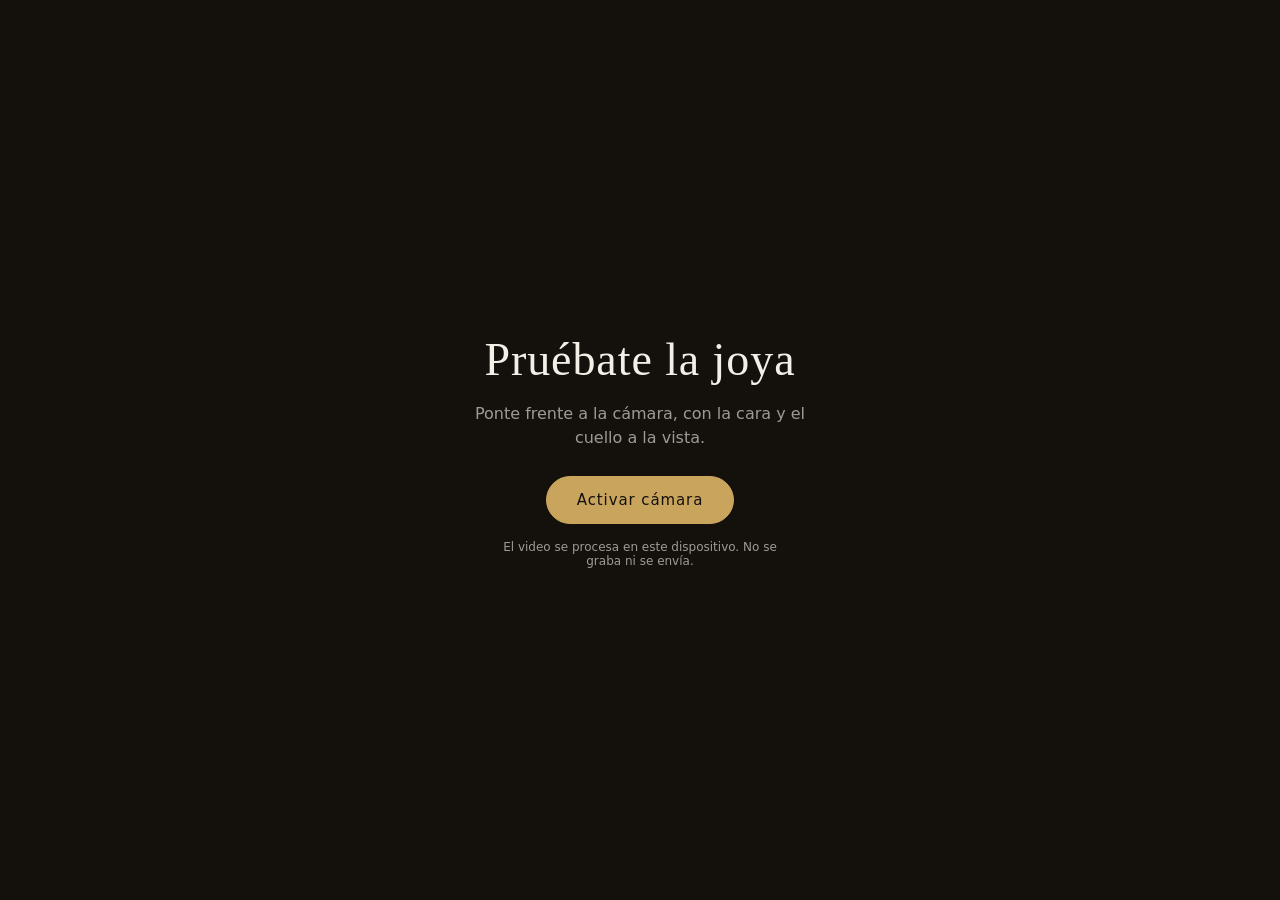
<file: Realidad_aumentada/app/index.html>
<!doctype html>
<html lang="es">
<head>
  <meta charset="utf-8">
  <meta name="viewport" content="width=device-width, initial-scale=1, viewport-fit=cover, user-scalable=no">
  <meta name="theme-color" content="#14110d">
  <title>Probador virtual de joyas</title>
  <link rel="stylesheet" href="estilos.css">
</head>
<body>
  <div id="escena">
    <video id="video" playsinline muted></video>
    <canvas id="cuadro"></canvas>
    <img id="foto" alt="" hidden>
    <canvas id="lienzo"></canvas>
  </div>

  <header class="barra">
    <span class="titulo">Probador virtual</span>
    <button id="btn-ajustes" class="icono" aria-label="Ajustes" hidden>Ajustar</button>
  </header>

  <p id="aviso" class="aviso" hidden></p>

  <section id="ajustes" class="panel" hidden>
    <label>Tamaño <input id="aj-tamano" type="range" min="0.6" max="1.6" step="0.01"></label>
    <label data-tipo="choker_rigido">Altura <input id="aj-altura" type="range" min="-60" max="60" step="1"></label>
    <label data-tipo="choker_rigido">Inclinación <input id="aj-inclinacion" type="range" min="-25" max="25" step="1"></label>
    <label data-tipo="anillo_sello">Dedo
      <select id="aj-dedo">
        <option value="indice">Índice</option>
        <option value="medio">Medio</option>
        <option value="anular">Anular</option>
        <option value="menique">Meñique</option>
      </select>
    </label>
    <button id="aj-reiniciar" type="button">Restablecer</button>
  </section>

  <nav id="bandeja" class="bandeja" hidden></nav>

  <section id="inicio" class="inicio">
    <h1>Pruébate la joya</h1>
    <p>Ponte frente a la cámara, con la cara y el cuello a la vista.</p>
    <button id="btn-iniciar" type="button">Activar cámara</button>
    <small>El video se procesa en este dispositivo. No se graba ni se envía.</small>
  </section>

  <script type="module" src="app.js"></script>
</body>
</html>
</file>
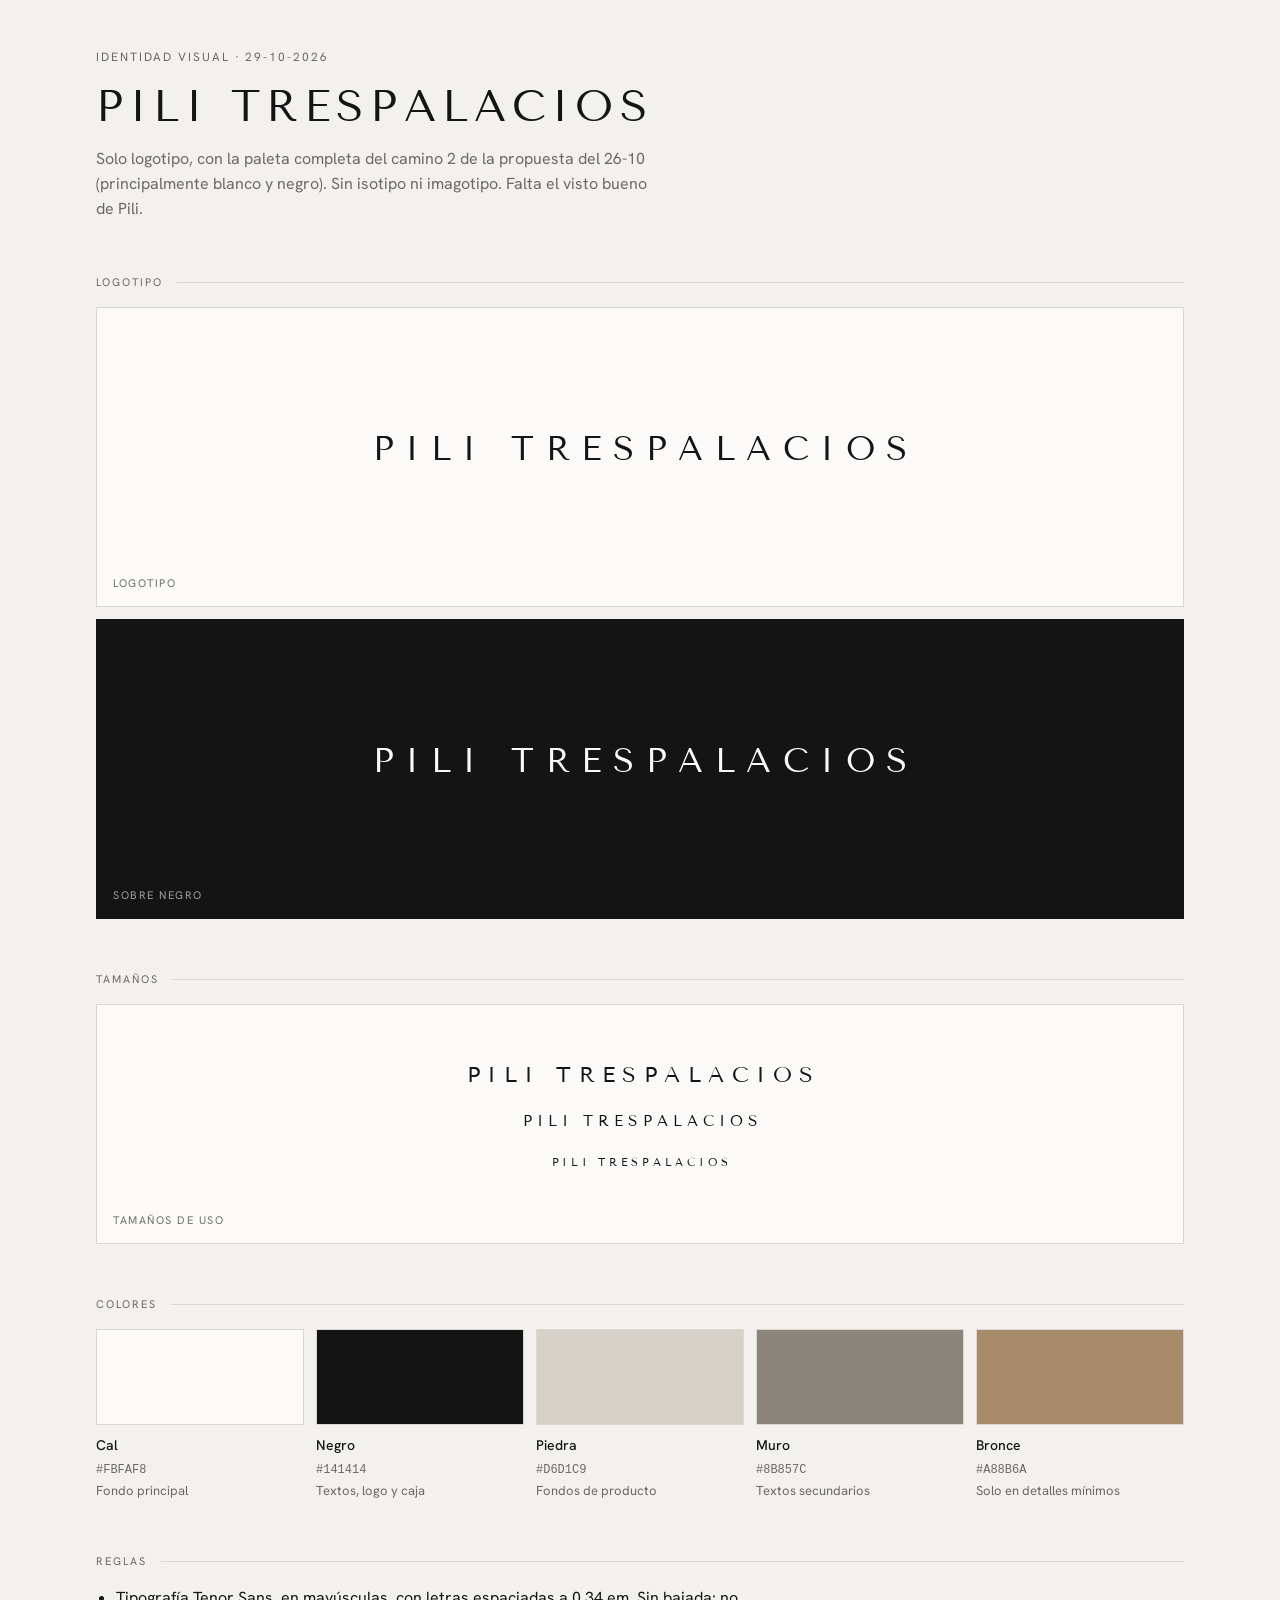
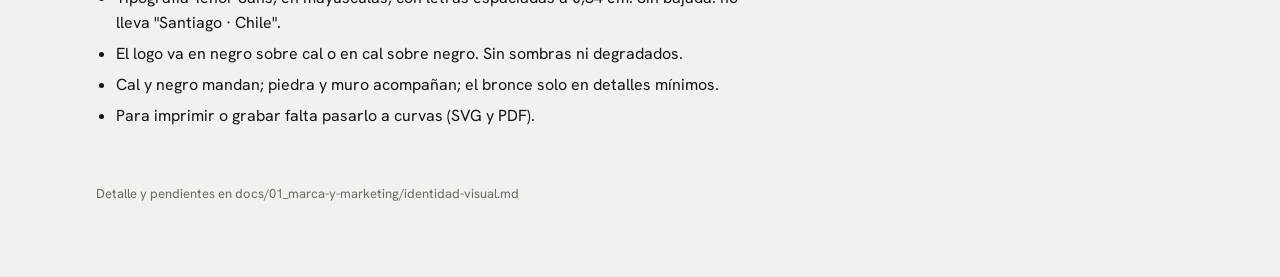
<file: docs/01_marca-y-marketing/identidad-visual.html>
<!doctype html>
<html lang="es">
<head>
<meta charset="utf-8">
<meta name="viewport" content="width=device-width, initial-scale=1">
<title>Logotipo Pili Trespalacios</title>
<link rel="preconnect" href="https://fonts.googleapis.com">
<link rel="preconnect" href="https://fonts.gstatic.com" crossorigin>
<link rel="stylesheet" href="https://fonts.googleapis.com/css2?family=Tenor+Sans&family=Hanken+Grotesk:wght@400;500&display=swap">
<style>
:root{
  --negro:#141414; --blanco:#FBFAF8;
  --bg:#F2F1EE; --fg:#141414; --muted:#6C6862; --line:#DCD8D1;
  --f-logo:"Tenor Sans","Gill Sans","Optima",sans-serif;
  --f-ui:"Hanken Grotesk",system-ui,-apple-system,"Segoe UI",sans-serif;
  color-scheme:light;
}
@media (prefers-color-scheme: dark){:root:not([data-theme="light"]){--bg:#0E0E0E;--fg:#EDEDED;--muted:#A3A3A3;--line:#2A2A2A;color-scheme:dark}}
:root[data-theme="dark"]{--bg:#0E0E0E;--fg:#EDEDED;--muted:#A3A3A3;--line:#2A2A2A;color-scheme:dark}
*{box-sizing:border-box;margin:0}
body{background:var(--bg);color:var(--fg);font-family:var(--f-ui);font-size:16px;line-height:1.55;-webkit-font-smoothing:antialiased}
main{max-width:1120px;margin:0 auto;padding:48px 16px 72px}
.kicker{font-size:12px;letter-spacing:.16em;text-transform:uppercase;color:var(--muted)}
h1{font-family:var(--f-logo);font-weight:400;font-size:clamp(26px,4.4vw,44px);letter-spacing:.14em;text-transform:uppercase;line-height:1.15;margin-top:14px}
.lede{max-width:62ch;margin-top:16px;color:var(--muted)}
.sub{font-size:11px;letter-spacing:.18em;text-transform:uppercase;color:var(--muted);margin:52px 0 16px;display:flex;align-items:center;gap:14px}
.sub::after{content:"";flex:1;height:1px;background:var(--line)}
.grid{display:grid;gap:12px;grid-template-columns:repeat(auto-fit,minmax(min(100%,320px),1fr))}
.card{background:var(--blanco);color:var(--negro);min-height:240px;display:grid;place-items:center;position:relative;padding:32px 20px 48px;border:1px solid var(--line)}
.card.inv{background:var(--negro);color:var(--blanco);border-color:var(--negro)}
.card.wide{grid-column:1/-1;min-height:300px}
.cap{position:absolute;left:16px;bottom:14px;font-size:11px;letter-spacing:.14em;text-transform:uppercase;opacity:.6}
.logo{font-family:var(--f-logo);text-align:center;line-height:1;white-space:nowrap}
.logo .n{display:block;font-size:var(--s,24px);letter-spacing:.34em;padding-left:.34em}
.sizes{display:flex;flex-direction:column;align-items:center;gap:28px}
.colors{display:grid;gap:12px;grid-template-columns:repeat(auto-fit,minmax(min(100%,160px),1fr))}
.sw i{display:block;height:96px;border:1px solid var(--line)}
.sw b{display:block;font-weight:500;font-size:14px;margin-top:10px}
.sw small{font-family:ui-monospace,Consolas,monospace;font-size:12px;color:var(--muted)}
.sw em{display:block;font-style:normal;font-size:13px;color:var(--muted)}
.notes{margin-top:12px;padding-left:20px;display:grid;gap:6px;max-width:72ch}
footer{margin-top:56px;font-size:13px;color:var(--muted)}
@media (max-width:560px){.card.wide .logo{--s:15px!important}}
</style>
</head>
<body>
<main>
  <p class="kicker">Identidad visual · 29-10-2026</p>
  <h1>Pili Trespalacios</h1>
  <p class="lede">Solo logotipo, con la paleta completa del camino 2 de la propuesta del 26-10 (principalmente blanco y negro). Sin isotipo ni imagotipo. Falta el visto bueno de Pili.</p>

  <p class="sub">Logotipo</p>
  <div class="grid">
    <div class="card wide"><div class="logo" style="--s:clamp(16px,3.2vw,34px)"><span class="n">PILI TRESPALACIOS</span></div><span class="cap">Logotipo</span></div>
    <div class="card wide inv"><div class="logo" style="--s:clamp(16px,3.2vw,34px)"><span class="n">PILI TRESPALACIOS</span></div><span class="cap">Sobre negro</span></div>
  </div>

  <p class="sub">Tamaños</p>
  <div class="card"><div class="sizes">
    <div class="logo" style="--s:22px"><span class="n">PILI TRESPALACIOS</span></div>
    <div class="logo" style="--s:15px"><span class="n">PILI TRESPALACIOS</span></div>
    <div class="logo" style="--s:11px"><span class="n">PILI TRESPALACIOS</span></div>
  </div><span class="cap">Tamaños de uso</span></div>

  <p class="sub">Colores</p>
  <div class="colors">
    <div class="sw"><i style="background:#FBFAF8"></i><b>Cal</b><small>#FBFAF8</small><em>Fondo principal</em></div>
    <div class="sw"><i style="background:#141414"></i><b>Negro</b><small>#141414</small><em>Textos, logo y caja</em></div>
    <div class="sw"><i style="background:#D6D1C9"></i><b>Piedra</b><small>#D6D1C9</small><em>Fondos de producto</em></div>
    <div class="sw"><i style="background:#8B857C"></i><b>Muro</b><small>#8B857C</small><em>Textos secundarios</em></div>
    <div class="sw"><i style="background:#A88B6A"></i><b>Bronce</b><small>#A88B6A</small><em>Solo en detalles mínimos</em></div>
  </div>

  <p class="sub">Reglas</p>
  <ul class="notes">
    <li>Tipografía Tenor Sans, en mayúsculas, con letras espaciadas a 0,34 em. Sin bajada: no lleva "Santiago · Chile".</li>
    <li>El logo va en negro sobre cal o en cal sobre negro. Sin sombras ni degradados.</li>
    <li>Cal y negro mandan; piedra y muro acompañan; el bronce solo en detalles mínimos.</li>
    <li>Para imprimir o grabar falta pasarlo a curvas (SVG y PDF).</li>
  </ul>

  <footer>Detalle y pendientes en docs/01_marca-y-marketing/identidad-visual.md</footer>
</main>
</body>
</html>
</file>
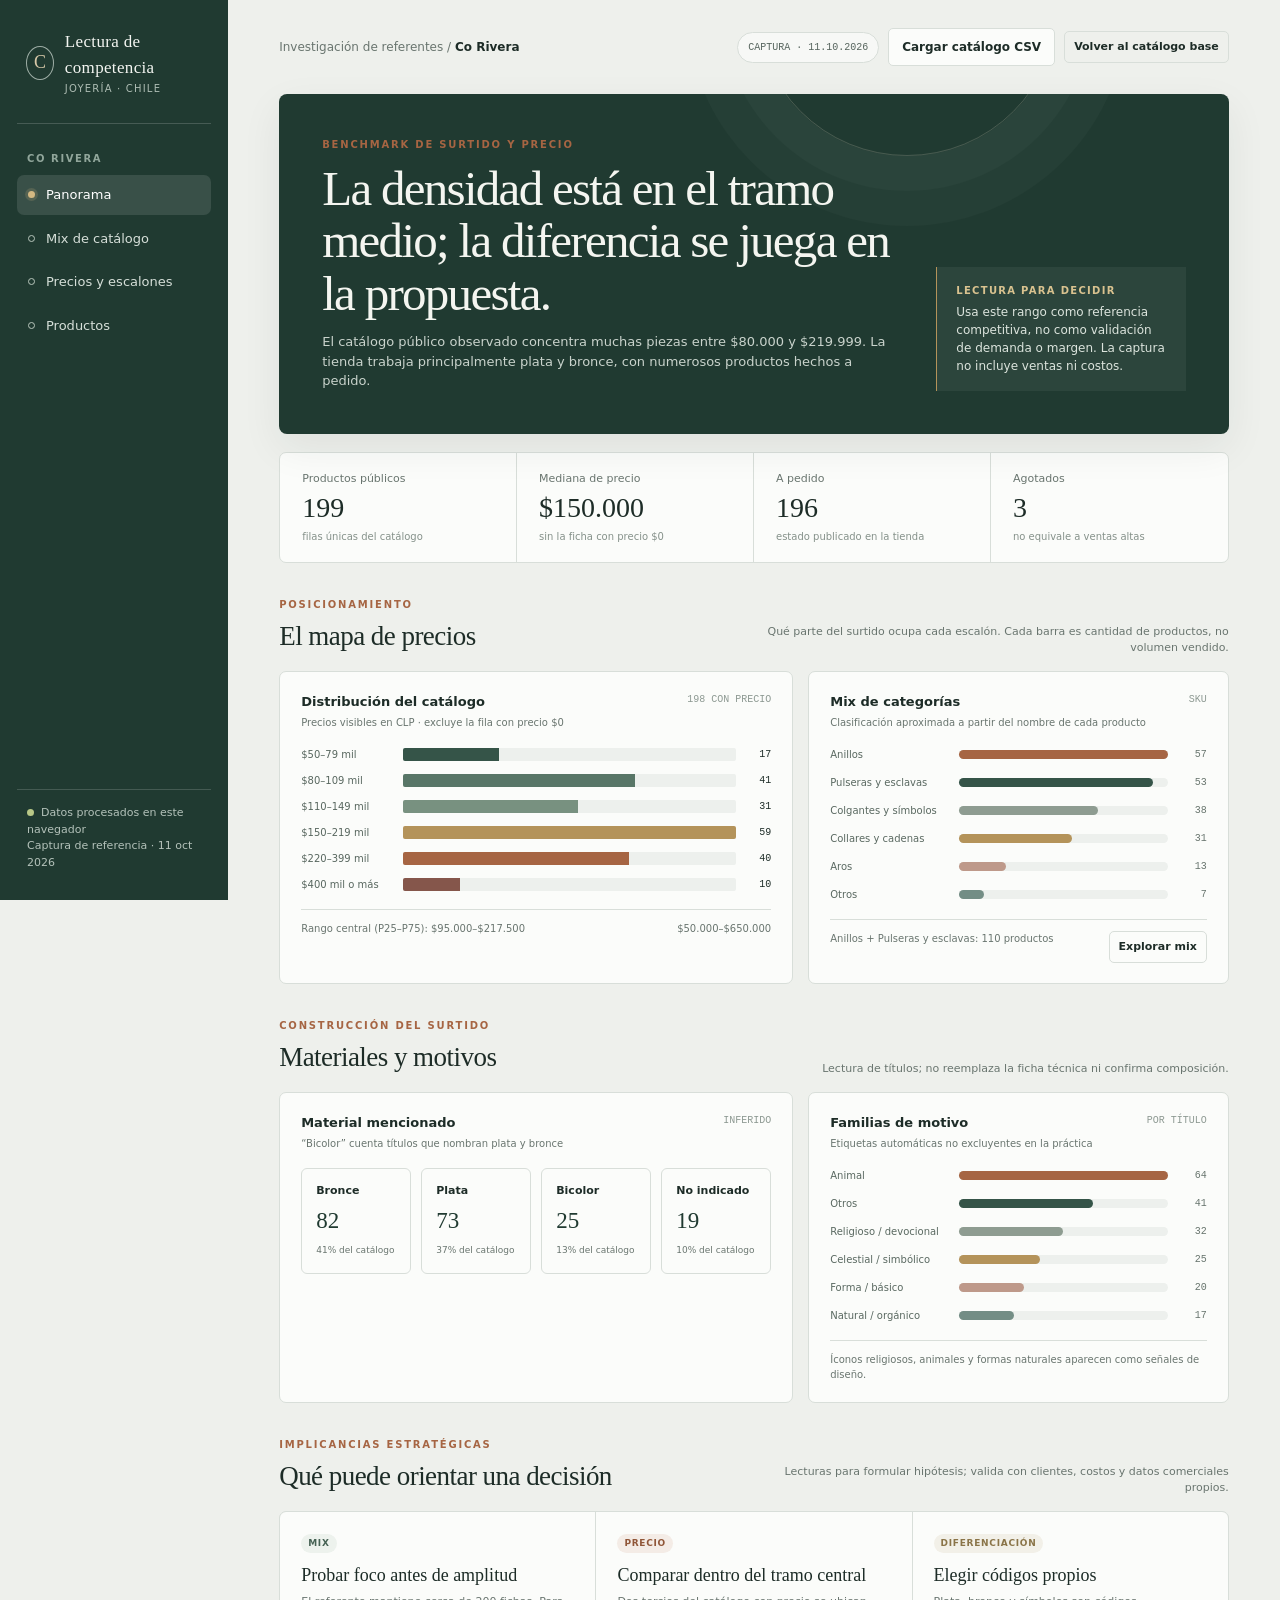
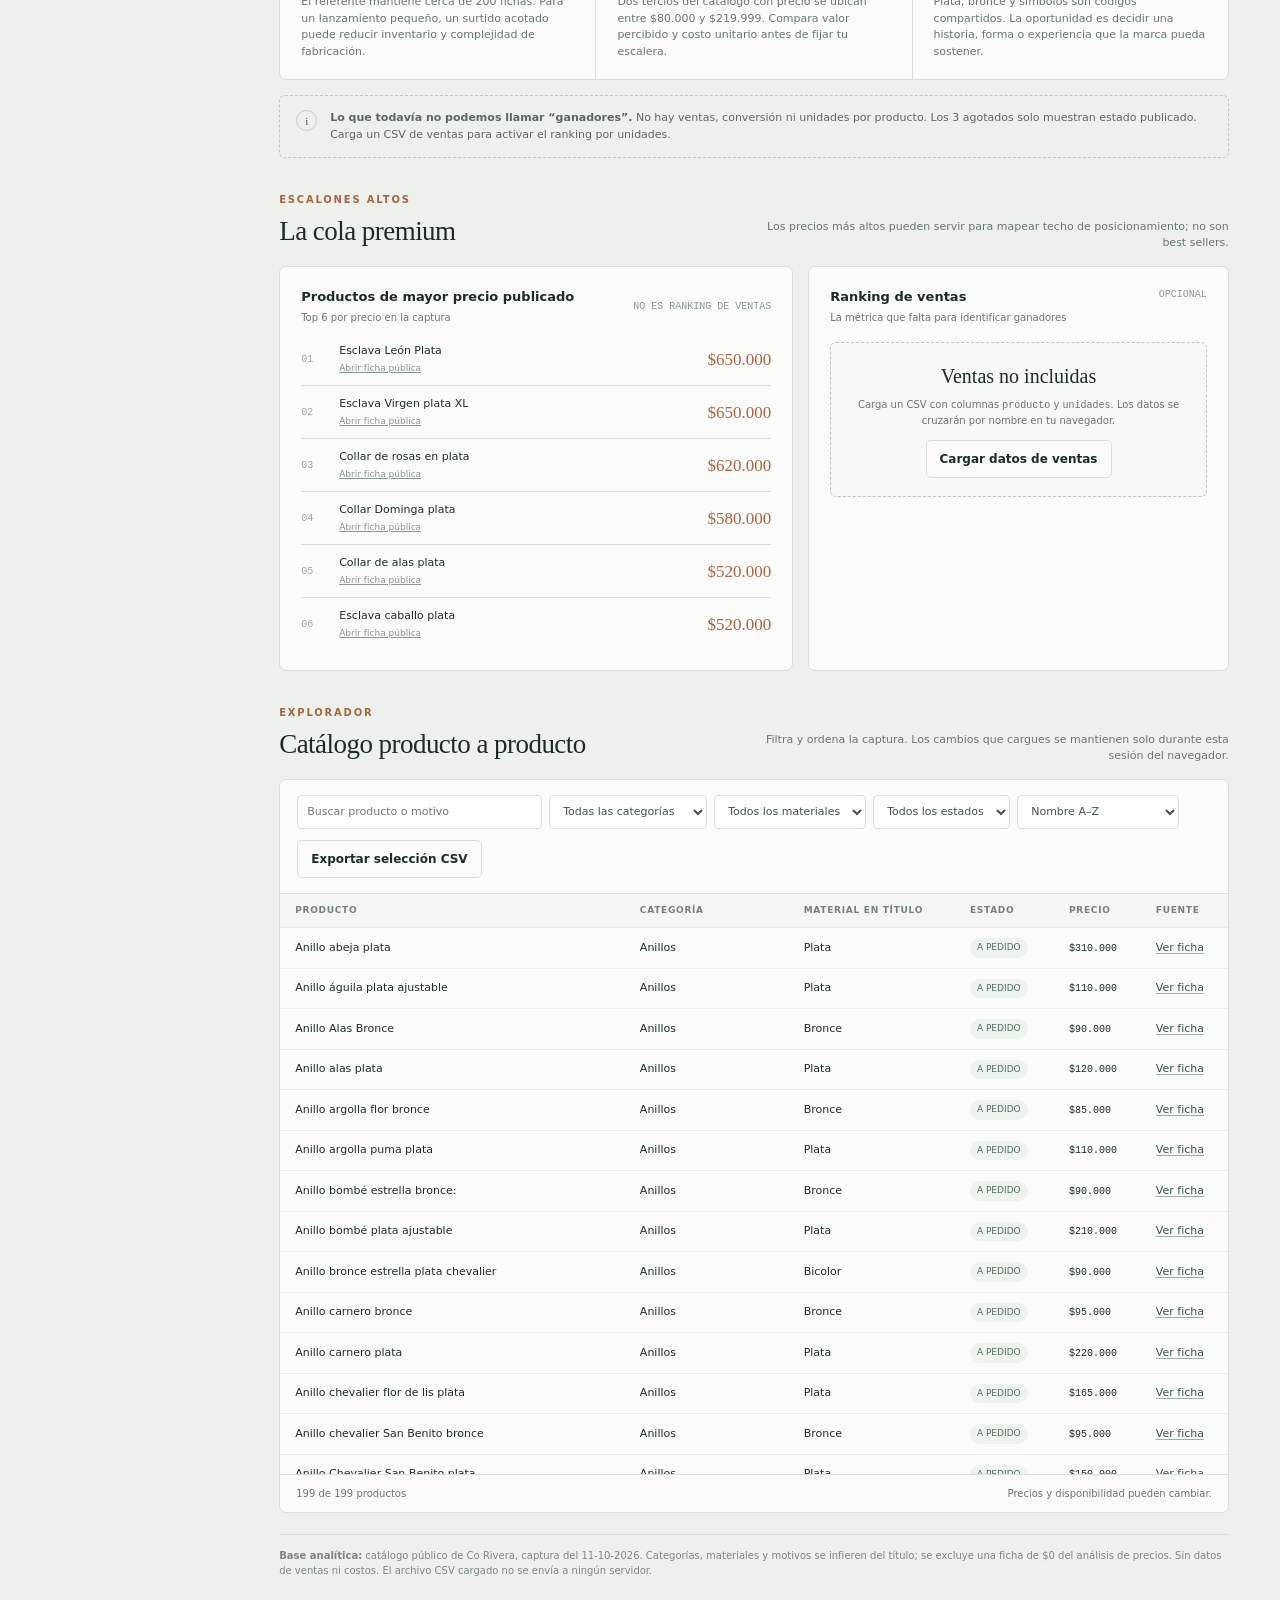
<file: docs/referentes/co-rivera/dashboard.html>
<!doctype html>
<html lang="es">
<head>
  <meta charset="utf-8">
  <meta name="viewport" content="width=device-width, initial-scale=1">
  <meta name="color-scheme" content="light">
  <title>Co Rivera | Lectura estratégica de competencia</title>
  <style>
    :root {
      --paper: #eef0ec;
      --surface: #fbfcfa;
      --ink: #1d2c27;
      --muted: #69756f;
      --line: #d8ded9;
      --forest: #203a31;
      --forest-2: #355448;
      --moss: #a9b9ad;
      --bronze: #a66543;
      --gold: #b4935a;
      --silver: #d9dfdc;
      --rose: #c08a77;
      --shadow: 0 14px 40px rgba(27, 43, 36, .07);
      --serif: Georgia, "Times New Roman", serif;
      --sans: "Aptos", "Segoe UI", system-ui, sans-serif;
      --mono: "Cascadia Code", "SFMono-Regular", Consolas, monospace;
    }
    * { box-sizing: border-box; }
    html { scroll-behavior: smooth; }
    body { margin: 0; color: var(--ink); background: var(--paper); font-family: var(--sans); font-size: 14px; line-height: 1.5; }
    button, input, select { font: inherit; }
    button, select, input[type="file"] { color: inherit; }
    button { cursor: pointer; }
    a { color: inherit; }
    :focus-visible { outline: 3px solid var(--bronze); outline-offset: 3px; }
    .shell { min-height: 100vh; display: grid; grid-template-columns: 228px minmax(0,1fr); }
    .rail { position: sticky; top: 0; height: 100vh; padding: 25px 17px; display: flex; flex-direction: column; background: var(--forest); color: #f3f5f1; }
    .brand { display: flex; gap: 11px; align-items: center; padding: 4px 9px 27px; border-bottom: 1px solid rgba(255,255,255,.17); }
    .seal { width: 34px; height: 34px; display: grid; place-items: center; border: 1px solid rgba(225,235,227,.65); border-radius: 50%; color: #d8c9a9; font-family: var(--serif); font-size: 18px; }
    .brand strong { display: block; font-family: var(--serif); font-size: 17px; font-weight: 500; letter-spacing: .02em; }
    .brand small { display: block; margin-top: 1px; color: #aebdb4; font-size: 10px; letter-spacing: .12em; text-transform: uppercase; }
    .rail-label { margin: 27px 10px 9px; color: #91a69b; font-size: 10px; font-weight: 700; letter-spacing: .16em; text-transform: uppercase; }
    .rail nav { display: grid; gap: 4px; }
    .nav-link { display: flex; align-items: center; gap: 11px; padding: 10px 11px; border-radius: 7px; color: #d6dfd9; text-decoration: none; font-size: 13px; transition: background .18s ease, color .18s ease; }
    .nav-link:hover, .nav-link.active { background: rgba(255,255,255,.11); color: white; }
    .nav-mark { width: 7px; height: 7px; border: 1px solid #b8c6bc; border-radius: 50%; }
    .nav-link.active .nav-mark { border: 0; background: #d3b882; box-shadow: 0 0 0 3px rgba(211,184,130,.18); }
    .rail-bottom { margin-top: auto; padding: 15px 10px 4px; border-top: 1px solid rgba(255,255,255,.16); color: #b4c2ba; font-size: 11px; }
    .local-dot { display: inline-block; width: 7px; height: 7px; margin-right: 7px; border-radius: 50%; background: #b8c887; }
    main { min-width: 0; max-width: 1600px; padding: 28px clamp(22px, 4vw, 58px) 62px; }
    .topline { display: flex; justify-content: space-between; gap: 20px; align-items: center; margin-bottom: 28px; }
    .crumb { color: var(--muted); font-size: 12px; }
    .crumb b { color: var(--ink); font-weight: 600; }
    .top-actions { display: flex; gap: 9px; align-items: center; }
    .date-pill { padding: 7px 10px; border: 1px solid var(--line); border-radius: 99px; background: rgba(255,255,255,.48); color: #56645d; font-family: var(--mono); font-size: 10px; }
    .button { min-height: 38px; display: inline-flex; align-items: center; justify-content: center; gap: 8px; padding: 8px 13px; border: 1px solid var(--line); border-radius: 5px; background: var(--surface); color: var(--ink); font-size: 12px; font-weight: 650; transition: transform .18s ease, background .18s ease; }
    .button:hover { transform: translateY(-1px); background: white; }
    .button.primary { border-color: var(--forest); background: var(--forest); color: white; }
    .button.primary:hover { background: var(--forest-2); }
    .button.subtle { min-height: 32px; padding: 5px 9px; background: transparent; font-size: 11px; }
    .eyebrow { color: var(--bronze); font-size: 10px; font-weight: 750; letter-spacing: .18em; text-transform: uppercase; }
    .hero { position: relative; overflow: hidden; display: grid; grid-template-columns: minmax(0,1.4fr) minmax(240px,.6fr); gap: 32px; align-items: end; padding: clamp(24px,4vw,43px); border-radius: 8px; background: var(--forest); color: #f4f5f0; box-shadow: var(--shadow); }
    .hero:after { content: ""; position: absolute; width: 300px; height: 300px; right: 18%; top: -240px; border: 1px solid rgba(229,220,198,.2); border-radius: 50%; box-shadow: 0 0 0 35px rgba(255,255,255,.025),0 0 0 70px rgba(255,255,255,.025); pointer-events: none; }
    .hero h1 { position: relative; z-index: 1; max-width: 710px; margin: 11px 0 12px; font-family: var(--serif); font-size: clamp(30px,4vw,49px); font-weight: 400; line-height: 1.07; letter-spacing: -.035em; text-wrap: pretty; }
    .hero p { position: relative; z-index: 1; max-width: 670px; margin: 0; color: #c9d3cc; font-size: 13px; }
    .hero-note { position: relative; z-index: 1; padding: 16px 17px 16px 19px; border-left: 1px solid #b4935a; background: rgba(255,255,255,.055); color: #dce4dd; font-size: 12px; }
    .hero-note strong { display: block; margin-bottom: 5px; color: #d9c28f; font-size: 10px; letter-spacing: .13em; text-transform: uppercase; }
    .kpis { display: grid; grid-template-columns: repeat(4,minmax(0,1fr)); margin: 18px 0 30px; border: 1px solid var(--line); border-radius: 7px; background: var(--surface); }
    .kpi { min-height: 99px; padding: 18px 22px; border-right: 1px solid var(--line); }
    .kpi:last-child { border-right: 0; }
    .kpi-label { color: var(--muted); font-size: 11px; }
    .kpi-value { margin-top: 7px; color: var(--ink); font-family: var(--serif); font-size: 28px; line-height: 1; }
    .kpi-detail { margin-top: 7px; color: #85918a; font-size: 10px; }
    .section { margin-top: 34px; scroll-margin-top: 24px; }
    .section-head { display: flex; justify-content: space-between; align-items: end; gap: 18px; margin-bottom: 14px; }
    .section-head h2 { margin: 4px 0 0; font-family: var(--serif); font-size: 27px; font-weight: 400; letter-spacing: -.02em; }
    .section-head p { max-width: 480px; margin: 0; color: var(--muted); font-size: 11px; text-align: right; }
    .grid-two { display: grid; grid-template-columns: minmax(0,1.1fr) minmax(310px,.9fr); gap: 15px; }
    .panel { min-width: 0; padding: 20px 21px; border: 1px solid var(--line); border-radius: 7px; background: var(--surface); }
    .panel-head { display: flex; justify-content: space-between; gap: 12px; align-items: start; margin-bottom: 17px; }
    .panel-head h3 { margin: 0; font-size: 13px; font-weight: 700; }
    .panel-head p { margin: 4px 0 0; color: var(--muted); font-size: 10px; }
    .panel-kicker { color: #8d9992; font-family: var(--mono); font-size: 10px; }
    .price-band-list { display: grid; gap: 11px; }
    .band-row { display: grid; grid-template-columns: 92px minmax(60px,1fr) 25px; gap: 10px; align-items: center; color: #58675f; font-size: 10px; }
    .band-track { height: 13px; overflow: hidden; border-radius: 2px; background: #edf0ed; }
    .band-fill { height: 100%; min-width: 2px; background: var(--forest-2); transition: width .35s ease; }
    .band-row:nth-child(2) .band-fill { background: #587667; }
    .band-row:nth-child(3) .band-fill { background: #789180; }
    .band-row:nth-child(4) .band-fill { background: var(--gold); }
    .band-row:nth-child(5) .band-fill { background: var(--bronze); }
    .band-row:nth-child(6) .band-fill { background: #85564b; }
    .band-count { color: var(--ink); font-family: var(--mono); text-align: right; }
    .chart-foot { display: flex; justify-content: space-between; gap: 8px; margin-top: 17px; padding-top: 11px; border-top: 1px solid var(--line); color: var(--muted); font-size: 10px; }
    .mix-list { display: grid; gap: 13px; }
    .mix-row { display: grid; grid-template-columns: minmax(102px, .8fr) minmax(70px,1.4fr) 30px; gap: 9px; align-items: center; }
    .mix-name { overflow: hidden; color: #596860; font-size: 10px; text-overflow: ellipsis; white-space: nowrap; }
    .mix-track { height: 9px; border-radius: 99px; background: #edf0ed; }
    .mix-fill { height: 100%; border-radius: inherit; background: var(--bronze); }
    .mix-row:nth-child(2) .mix-fill { background: var(--forest-2); }
    .mix-row:nth-child(3) .mix-fill { background: #8e9c91; }
    .mix-row:nth-child(4) .mix-fill { background: var(--gold); }
    .mix-row:nth-child(5) .mix-fill { background: #be998a; }
    .mix-row:nth-child(6) .mix-fill { background: #738d85; }
    .mix-value { color: #67746d; font-family: var(--mono); font-size: 10px; text-align: right; }
    .decision-strip { display: grid; grid-template-columns: 1fr 1fr 1fr; gap: 1px; overflow: hidden; border: 1px solid var(--line); border-radius: 7px; background: var(--line); }
    .decision { min-height: 124px; padding: 19px 21px; background: var(--surface); }
    .decision .tag { display: inline-flex; padding: 3px 7px; border-radius: 99px; background: #edf2ed; color: #466254; font-size: 9px; font-weight: 700; letter-spacing: .08em; text-transform: uppercase; }
    .decision:nth-child(2) .tag { background: #f4ece6; color: #905638; }
    .decision:nth-child(3) .tag { background: #f2f0e8; color: #8a7448; }
    .decision h3 { margin: 9px 0 5px; font-family: var(--serif); font-size: 18px; font-weight: 400; }
    .decision p { margin: 0; color: var(--muted); font-size: 11px; }
    .callout { display: flex; gap: 13px; align-items: start; margin-top: 15px; padding: 14px 16px; border: 1px dashed #bdc7bf; border-radius: 6px; color: #596860; font-size: 11px; }
    .callout-mark { flex: 0 0 auto; width: 21px; height: 21px; display: grid; place-items: center; border: 1px solid #c4cfc7; border-radius: 50%; color: var(--forest-2); font-family: var(--serif); }
    .material-grid { display: grid; grid-template-columns: repeat(4,1fr); gap: 10px; }
    .material-card { padding: 14px; border: 1px solid var(--line); border-radius: 6px; background: var(--surface); }
    .material-swatch { width: 21px; height: 21px; margin-bottom: 11px; border-radius: 50%; background: linear-gradient(145deg,#a66b49,#6f4936); }
    .material-card:nth-child(2) .material-swatch { background: linear-gradient(145deg,#e2e6e3,#a8b1ad); }
    .material-card:nth-child(3) .material-swatch { background: linear-gradient(135deg,#ac714d 0 48%,#dce1de 49%); }
    .material-card:nth-child(4) .material-swatch { background: repeating-linear-gradient(135deg,#dfe4e0 0 3px,#aeb8b2 3px 5px); }
    .material-card strong { display: block; font-size: 11px; }
    .material-card .material-count { display: block; margin-top: 4px; color: var(--forest); font-family: var(--serif); font-size: 23px; }
    .material-card small { color: var(--muted); font-size: 9px; }
    .premium-head { display: flex; justify-content: space-between; gap: 12px; align-items: center; margin-bottom: 8px; }
    .premium-list { display: grid; }
    .premium-item { display: grid; grid-template-columns: 28px minmax(0,1fr) auto; gap: 10px; align-items: center; padding: 10px 0; border-top: 1px solid var(--line); }
    .premium-item:first-child { border-top: 0; }
    .premium-index { color: #9aa59e; font-family: var(--mono); font-size: 10px; }
    .premium-name { font-size: 11px; }
    .premium-url { display: block; overflow: hidden; max-width: 260px; margin-top: 2px; color: #8a958e; font-size: 9px; text-overflow: ellipsis; white-space: nowrap; }
    .premium-price { color: var(--bronze); font-family: var(--serif); font-size: 17px; white-space: nowrap; }
    .rank-box { min-height: 145px; display: flex; flex-direction: column; justify-content: center; align-items: center; padding: 18px; border: 1px dashed #bac5bd; border-radius: 6px; background: #f7f9f6; text-align: center; }
    .rank-box strong { max-width: 300px; font-family: var(--serif); font-size: 20px; font-weight: 400; }
    .rank-box p { max-width: 360px; margin: 6px 0 12px; color: var(--muted); font-size: 10px; }
    .table-panel { padding: 0; overflow: hidden; }
    .table-tools { display: flex; flex-wrap: wrap; justify-content: space-between; gap: 11px; padding: 15px 17px; border-bottom: 1px solid var(--line); }
    .filters { display: flex; flex: 1 1 auto; flex-wrap: wrap; gap: 7px; }
    .control { min-height: 34px; padding: 6px 9px; border: 1px solid var(--line); border-radius: 4px; background: white; color: #43534a; font-size: 11px; }
    .control.search { width: min(245px,100%); }
    .table-wrap { overflow: auto; max-height: 580px; }
    table { width: 100%; border-collapse: collapse; text-align: left; }
    th { position: sticky; top: 0; z-index: 1; padding: 10px 15px; background: #f4f6f3; color: #758079; font-size: 9px; font-weight: 700; letter-spacing: .08em; text-transform: uppercase; }
    td { padding: 10px 15px; border-top: 1px solid #e9ede9; font-size: 11px; }
    tbody tr:hover { background: #f7f9f6; }
    td.price { font-family: var(--mono); font-size: 10px; white-space: nowrap; }
    td.name { min-width: 210px; }
    td a { color: var(--forest-2); text-decoration-color: #9bb0a3; text-underline-offset: 2px; }
    .pill { display: inline-flex; padding: 3px 7px; border-radius: 99px; background: #eef3ee; color: #4e6e5a; font-size: 9px; }
    .pill.out { background: #f4e9e6; color: #925a4c; }
    .table-foot { display: flex; justify-content: space-between; align-items: center; gap: 10px; padding: 11px 16px; border-top: 1px solid var(--line); color: var(--muted); font-size: 10px; }
    .empty { padding: 35px 15px; color: var(--muted); text-align: center; }
    .method-note { margin-top: 21px; padding-top: 13px; border-top: 1px solid var(--line); color: #7a867f; font-size: 10px; }
    .toast { position: fixed; right: 22px; bottom: 20px; z-index: 9; max-width: 340px; padding: 12px 15px; border-radius: 5px; background: var(--ink); color: white; box-shadow: var(--shadow); font-size: 12px; opacity: 0; transform: translateY(8px); pointer-events: none; transition: .2s ease; }
    .toast.show { opacity: 1; transform: translateY(0); }
    .mobile-brand { display: none; }
    @media (max-width: 1050px) {
      .shell { grid-template-columns: 190px minmax(0,1fr); }
      .hero { grid-template-columns: 1fr; gap: 16px; }
      .hero-note { max-width: 580px; }
      .grid-two { grid-template-columns: 1fr; }
    }
    @media (max-width: 720px) {
      .shell { display: block; }
      .rail { position: static; width: 100%; height: auto; padding: 12px 16px; }
      .brand { padding: 0 3px 11px; border: 0; }
      .rail-label, .rail-bottom { display: none; }
      .rail nav { display: flex; gap: 4px; overflow-x: auto; padding-top: 8px; }
      .nav-link { flex: 0 0 auto; padding: 8px 9px; font-size: 11px; }
      .nav-mark { display: none; }
      main { padding: 18px 15px 42px; }
      .topline { align-items: start; flex-direction: column; margin-bottom: 18px; }
      .top-actions { width: 100%; flex-wrap: wrap; }
      .hero { padding: 23px 20px; }
      .hero h1 { font-size: 34px; }
      .kpis { grid-template-columns: repeat(2,1fr); }
      .kpi:nth-child(2) { border-right: 0; }
      .kpi:nth-child(n+3) { border-top: 1px solid var(--line); }
      .section-head { align-items: start; flex-direction: column; }
      .section-head p { text-align: left; }
      .decision-strip { grid-template-columns: 1fr; }
      .decision { min-height: 0; }
      .material-grid { grid-template-columns: repeat(2,1fr); }
      .table-tools { align-items: stretch; }
      .filters { display: grid; grid-template-columns: 1fr 1fr; }
      .control.search { width: 100%; grid-column: 1 / -1; }
      .table-tools > .button { width: 100%; }
      th, td { padding: 9px 11px; }
    }
    @media (prefers-reduced-motion: reduce) {
      *, *:before, *:after { scroll-behavior: auto !important; transition-duration: .01ms !important; animation-duration: .01ms !important; animation-iteration-count: 1 !important; }
    }
    @media print {
      body { background: white; }
      .shell { display: block; }
      .rail, .top-actions, .table-tools, .toast { display: none !important; }
      main { max-width: none; padding: 0; }
      .hero, .panel, .kpis, .decision-strip { box-shadow: none; break-inside: avoid; }
      .table-wrap { max-height: none; overflow: visible; }
      th { position: static; }
    }
  </style>
</head>
<body>
  <div class="shell">
    <aside class="rail" aria-label="Navegación del dashboard">
      <div class="brand"><span class="seal" aria-hidden="true">C</span><div><strong>Lectura de competencia</strong><small>Joyería · Chile</small></div></div>
      <div class="rail-label">Co Rivera</div>
      <nav>
        <a class="nav-link active" href="#panorama"><span class="nav-mark"></span>Panorama</a>
        <a class="nav-link" href="#mix"><span class="nav-mark"></span>Mix de catálogo</a>
        <a class="nav-link" href="#precios"><span class="nav-mark"></span>Precios y escalones</a>
        <a class="nav-link" href="#productos"><span class="nav-mark"></span>Productos</a>
      </nav>
      <div class="rail-bottom"><span class="local-dot"></span>Datos procesados en este navegador<br>Captura de referencia · 11 oct 2026</div>
    </aside>
    <main>
      <div class="topline">
        <div class="crumb">Investigación de referentes <span aria-hidden="true">/</span> <b>Co Rivera</b></div>
        <div class="top-actions">
          <span class="date-pill">CAPTURA · 11.10.2026</span>
          <label class="button" for="catalog-file">Cargar catálogo CSV</label>
          <input id="catalog-file" type="file" accept=".csv,text/csv" hidden>
          <button class="button subtle" id="reset-data" type="button" hidden>Volver al catálogo base</button>
        </div>
      </div>

      <section id="panorama" class="hero">
        <div>
          <div class="eyebrow">Benchmark de surtido y precio</div>
          <h1>La densidad está en el tramo medio; la diferencia se juega en la propuesta.</h1>
          <p>El catálogo público observado concentra muchas piezas entre $80.000 y $219.999. La tienda trabaja principalmente plata y bronce, con numerosos productos hechos a pedido.</p>
        </div>
        <div class="hero-note"><strong>Lectura para decidir</strong>Usa este rango como referencia competitiva, no como validación de demanda o margen. La captura no incluye ventas ni costos.</div>
      </section>

      <section class="kpis" aria-label="Indicadores principales">
        <div class="kpi"><div class="kpi-label">Productos públicos</div><div class="kpi-value" id="kpi-products">—</div><div class="kpi-detail">filas únicas del catálogo</div></div>
        <div class="kpi"><div class="kpi-label">Mediana de precio</div><div class="kpi-value" id="kpi-median">—</div><div class="kpi-detail">sin la ficha con precio $0</div></div>
        <div class="kpi"><div class="kpi-label">A pedido</div><div class="kpi-value" id="kpi-made">—</div><div class="kpi-detail">estado publicado en la tienda</div></div>
        <div class="kpi"><div class="kpi-label">Agotados</div><div class="kpi-value" id="kpi-soldout">—</div><div class="kpi-detail">no equivale a ventas altas</div></div>
      </section>

      <section id="precios" class="section">
        <div class="section-head"><div><div class="eyebrow">Posicionamiento</div><h2>El mapa de precios</h2></div><p>Qué parte del surtido ocupa cada escalón. Cada barra es cantidad de productos, no volumen vendido.</p></div>
        <div class="grid-two">
          <article class="panel">
            <div class="panel-head"><div><h3>Distribución del catálogo</h3><p>Precios visibles en CLP · excluye la fila con precio $0</p></div><span class="panel-kicker" id="price-count">—</span></div>
            <div class="price-band-list" id="price-bands"></div>
            <div class="chart-foot"><span id="quartiles">—</span><span id="price-range">—</span></div>
          </article>
          <article class="panel">
            <div class="panel-head"><div><h3>Mix de categorías</h3><p>Clasificación aproximada a partir del nombre de cada producto</p></div><span class="panel-kicker">SKU</span></div>
            <div class="mix-list" id="category-mix"></div>
            <div class="chart-foot"><span id="category-note">Categorías inferidas, revisables</span><button class="button subtle" type="button" data-jump-filter="category">Explorar mix</button></div>
          </article>
        </div>
      </section>

      <section id="mix" class="section">
        <div class="section-head"><div><div class="eyebrow">Construcción del surtido</div><h2>Materiales y motivos</h2></div><p>Lectura de títulos; no reemplaza la ficha técnica ni confirma composición.</p></div>
        <div class="grid-two">
          <article class="panel">
            <div class="panel-head"><div><h3>Material mencionado</h3><p>“Bicolor” cuenta títulos que nombran plata y bronce</p></div><span class="panel-kicker">INFERIDO</span></div>
            <div class="material-grid" id="material-mix"></div>
          </article>
          <article class="panel">
            <div class="panel-head"><div><h3>Familias de motivo</h3><p>Etiquetas automáticas no excluyentes en la práctica</p></div><span class="panel-kicker">POR TÍTULO</span></div>
            <div class="mix-list" id="motif-mix"></div>
            <div class="chart-foot"><span>Íconos religiosos, animales y formas naturales aparecen como señales de diseño.</span></div>
          </article>
        </div>
      </section>

      <section class="section">
        <div class="section-head"><div><div class="eyebrow">Implicancias estratégicas</div><h2>Qué puede orientar una decisión</h2></div><p>Lecturas para formular hipótesis; valida con clientes, costos y datos comerciales propios.</p></div>
        <div class="decision-strip">
          <article class="decision"><span class="tag">Mix</span><h3>Probar foco antes de amplitud</h3><p>El referente mantiene cerca de 200 fichas. Para un lanzamiento pequeño, un surtido acotado puede reducir inventario y complejidad de fabricación.</p></article>
          <article class="decision"><span class="tag">Precio</span><h3>Comparar dentro del tramo central</h3><p>Dos tercios del catálogo con precio se ubican entre $80.000 y $219.999. Compara valor percibido y costo unitario antes de fijar tu escalera.</p></article>
          <article class="decision"><span class="tag">Diferenciación</span><h3>Elegir códigos propios</h3><p>Plata, bronce y símbolos son códigos compartidos. La oportunidad es decidir una historia, forma o experiencia que la marca pueda sostener.</p></article>
        </div>
        <div class="callout"><span class="callout-mark">i</span><div><strong>Lo que todavía no podemos llamar “ganadores”.</strong> No hay ventas, conversión ni unidades por producto. Los 3 agotados solo muestran estado publicado. Carga un CSV de ventas para activar el ranking por unidades.</div></div>
      </section>

      <section class="section">
        <div class="section-head"><div><div class="eyebrow">Escalones altos</div><h2>La cola premium</h2></div><p>Los precios más altos pueden servir para mapear techo de posicionamiento; no son best sellers.</p></div>
        <div class="grid-two">
          <article class="panel"><div class="premium-head"><div class="panel-head" style="margin:0"><div><h3>Productos de mayor precio publicado</h3><p>Top 6 por precio en la captura</p></div></div><span class="panel-kicker">NO ES RANKING DE VENTAS</span></div><div class="premium-list" id="premium-list"></div></article>
          <article class="panel"><div class="panel-head"><div><h3>Ranking de ventas</h3><p>La métrica que falta para identificar ganadores</p></div><span class="panel-kicker">OPCIONAL</span></div><div id="sales-area" class="rank-box"><strong>Ventas no incluidas</strong><p>Carga un CSV con columnas <code>producto</code> y <code>unidades</code>. Los datos se cruzarán por nombre en tu navegador.</p><label class="button" for="sales-file">Cargar datos de ventas</label></div><input id="sales-file" type="file" accept=".csv,text/csv" hidden></article>
        </div>
      </section>

      <section id="productos" class="section">
        <div class="section-head"><div><div class="eyebrow">Explorador</div><h2>Catálogo producto a producto</h2></div><p>Filtra y ordena la captura. Los cambios que cargues se mantienen solo durante esta sesión del navegador.</p></div>
        <div class="panel table-panel">
          <div class="table-tools">
            <div class="filters">
              <input class="control search" id="search" type="search" placeholder="Buscar producto o motivo" aria-label="Buscar producto">
              <select class="control" id="category-filter" aria-label="Filtrar por categoría"><option value="">Todas las categorías</option></select>
              <select class="control" id="material-filter" aria-label="Filtrar por material"><option value="">Todos los materiales</option></select>
              <select class="control" id="status-filter" aria-label="Filtrar por estado"><option value="">Todos los estados</option></select>
              <select class="control" id="sort-filter" aria-label="Ordenar catálogo"><option value="name">Nombre A–Z</option><option value="price-asc">Precio menor a mayor</option><option value="price-desc">Precio mayor a menor</option><option value="status">Disponibilidad</option></select>
            </div>
            <button class="button" id="export-filtered" type="button">Exportar selección CSV</button>
          </div>
          <div class="table-wrap"><table><thead><tr><th>Producto</th><th>Categoría</th><th>Material en título</th><th>Estado</th><th>Precio</th><th>Fuente</th></tr></thead><tbody id="product-rows"></tbody></table></div>
          <div class="table-foot"><span id="table-count">—</span><span>Precios y disponibilidad pueden cambiar.</span></div>
        </div>
      </section>
      <div class="method-note"><strong>Base analítica:</strong> catálogo público de Co Rivera, captura del 11-10-2026. Categorías, materiales y motivos se infieren del título; se excluye una ficha de $0 del análisis de precios. Sin datos de ventas ni costos. El archivo CSV cargado no se envía a ningún servidor.</div>
    </main>
  </div>
  <div class="toast" id="toast" role="status" aria-live="polite"></div>
  <script>
    const DEFAULT_DATA = [{"product":"Anillo abeja plata","price":310000,"status":"A PEDIDO","url":"https://corivera.cl/products/anillo-abeja-plata"},{"product":"Anillo águila plata ajustable","price":110000,"status":"A PEDIDO","url":"https://corivera.cl/products/anillo-aguila-plata"},{"product":"Anillo Alas Bronce","price":90000,"status":"A PEDIDO","url":"https://corivera.cl/products/anillo-alas-bronce"},{"product":"Anillo alas plata","price":120000,"status":"A PEDIDO","url":"https://corivera.cl/products/anillo-alas-plata"},{"product":"Anillo argolla flor bronce","price":85000,"status":"A PEDIDO","url":"https://corivera.cl/products/rosa-bronce"},{"product":"Anillo argolla puma plata","price":110000,"status":"A PEDIDO","url":"https://corivera.cl/products/anillo-puma-plata-1"},{"product":"Anillo bombé estrella bronce:","price":90000,"status":"A PEDIDO","url":"https://corivera.cl/products/anillo-bombe-estrella-bronce"},{"product":"Anillo bombé plata ajustable","price":210000,"status":"A PEDIDO","url":"https://corivera.cl/products/anillo-bombe-plata"},{"product":"Anillo bronce estrella plata chevalier","price":90000,"status":"A PEDIDO","url":"https://corivera.cl/products/anillo-puma-tubular-plata-machacado-copia"},{"product":"Anillo carnero bronce","price":95000,"status":"A PEDIDO","url":"https://corivera.cl/products/anillo-carnero"},{"product":"Anillo carnero plata","price":220000,"status":"A PEDIDO","url":"https://corivera.cl/products/anillo-carnero-plata"},{"product":"Anillo chevalier flor de lis plata","price":165000,"status":"A PEDIDO","url":"https://corivera.cl/products/anillo-detente-plata-copia"},{"product":"Anillo chevalier San Benito bronce","price":95000,"status":"A PEDIDO","url":"https://corivera.cl/products/chevalier-san-benito"},{"product":"Anillo Chevalier San Benito plata","price":150000,"status":"A PEDIDO","url":"https://corivera.cl/products/chevalier-san-benito-copia"},{"product":"Anillo chevalier Virgen de los rayos","price":95000,"status":"A PEDIDO","url":"https://corivera.cl/products/anillo-chevalier-virgen-de-los-rayos"},{"product":"Anillo Co Bronce estrella plata","price":150000,"status":"A PEDIDO","url":"https://corivera.cl/products/anillo-co-bronce-estrella-plata"},{"product":"Anillo Co Plata estrella bronce","price":220000,"status":"A PEDIDO","url":"https://corivera.cl/products/anillo-co-plata-estrella-bronce"},{"product":"Anillo Co plata estrella plata","price":210000,"status":"A PEDIDO","url":"https://corivera.cl/products/anillo-co-estrella-plata"},{"product":"Anillo de onix rectangular bronce","price":150000,"status":"A PEDIDO","url":"https://corivera.cl/products/anillo-de-onix-bronce"},{"product":"Anillo detente bronce","price":75000,"status":"A PEDIDO","url":"https://corivera.cl/products/anillo-plata-estrella-bronce-chevalier-copia"},{"product":"Anillo detente plata","price":160000,"status":"A PEDIDO","url":"https://corivera.cl/products/anillo-detente-bronce-copia"},{"product":"Anillo flor de Lis bronce","price":85000,"status":"A PEDIDO","url":"https://corivera.cl/products/anillo-flor-de-lis-bronce"},{"product":"Anillo hoja bronce ajustable","price":65000,"status":"A PEDIDO","url":"https://corivera.cl/products/anillo-hoja-bronce-ajustable"},{"product":"Anillo Leon bronce","price":120000,"status":"A PEDIDO","url":"https://corivera.cl/products/anillo-leon"},{"product":"Anillo leon plata","price":220000,"status":"A PEDIDO","url":"https://corivera.cl/products/copia-de-anillo-leon-bronce"},{"product":"Anillo machacado bronce L","price":95000,"status":"A PEDIDO","url":"https://corivera.cl/products/anillo-machacado-bronce"},{"product":"Anillo Machacado plata L","price":220000,"status":"A PEDIDO","url":"https://corivera.cl/products/anillo-machacado-plata-l"},{"product":"Anillo machacado puma bronce","price":120000,"status":"A PEDIDO","url":"https://corivera.cl/products/anillo-machacado-puma-bronce"},{"product":"Anillo meñique bronce estrella bronce","price":85000,"status":"A PEDIDO","url":"https://corivera.cl/products/anillo-estrella-s-bronce"},{"product":"Anillo meñique Leon bronce","price":75000,"status":"A PEDIDO","url":"https://corivera.cl/products/anillo-menique-leon-plata-copia"},{"product":"Anillo meñique Leon plata","price":140000,"status":"A PEDIDO","url":"https://corivera.cl/products/chevalier-leon-plata"},{"product":"Anillo nudo bronce","price":95000,"status":"A PEDIDO","url":"https://corivera.cl/products/anillo-nudo"},{"product":"Anillo nudo plata","price":220000,"status":"A PEDIDO","url":"https://corivera.cl/products/anillo-nudo-bronce-copia"},{"product":"Anillo onix cuadrado bronce","price":150000,"status":"A PEDIDO","url":"https://corivera.cl/products/anillo-onix-cuadrado"},{"product":"Anillo onix cuadrado plata","price":385000,"status":"A PEDIDO","url":"https://corivera.cl/products/anillo-onix-cuadrado-copia"},{"product":"Anillo plata estrella bronce chevalier","price":135000,"status":"A PEDIDO","url":"https://corivera.cl/products/anillo-bronce-estrella-plata-chevalier-copia"},{"product":"Anillo puma bronce","price":90000,"status":"A PEDIDO","url":"https://corivera.cl/products/anillo-puma-bronce-1"},{"product":"Anillo puma tubular bronce","price":95000,"status":"A PEDIDO","url":"https://corivera.cl/products/anillo-bronce-tubular"},{"product":"Anillo puma tubular plata machacado","price":280000,"status":"A PEDIDO","url":"https://corivera.cl/products/anillo-puma-tubular-bronce-machacado-copia"},{"product":"Anillo San Benito Bronce","price":120000,"status":"A PEDIDO","url":"https://corivera.cl/products/anillo-san-benito-bronce"},{"product":"Anillo San Benito Plata","price":250000,"status":"A PEDIDO","url":"https://corivera.cl/products/anillo-san-benito-plata"},{"product":"Anillo sello - Letras plata","price":95000,"status":"A PEDIDO","url":"https://corivera.cl/products/anillo-sello-letras"},{"product":"Anillo sello bronce estrella plata","price":150000,"status":"A PEDIDO","url":"https://corivera.cl/products/anillo-sello-bronce-estrella-plata"},{"product":"Anillo sello búfalo","price":220000,"status":"A PEDIDO","url":"https://corivera.cl/products/anillo-sello-bufalo"},{"product":"Anillo sello estrella plata","price":220000,"status":"A PEDIDO","url":"https://corivera.cl/products/anillo-sello-estrella-plata"},{"product":"anillo tachas bronce","price":75000,"status":"A PEDIDO","url":"https://corivera.cl/products/anillo-tuerca-bronce"},{"product":"Anillo tachas plata","price":175000,"status":"A PEDIDO","url":"https://corivera.cl/products/anillo-tuerca"},{"product":"Anillo tres vueltas plata","price":120000,"status":"A PEDIDO","url":"https://corivera.cl/products/anillo-tres-vueltas-plata"},{"product":"Anillo tubular bronce liso","price":110000,"status":"A PEDIDO","url":"https://corivera.cl/products/anillo-puma-tubular-bronce-copia"},{"product":"Anillo tubular flor bronce","price":95000,"status":"A PEDIDO","url":"https://corivera.cl/products/copia-de-anillo-bronce-tubular"},{"product":"Anillo Virgen de Guadalupe S","price":130000,"status":"A PEDIDO","url":"https://corivera.cl/products/anillo-virgen-de-guadalupe-s"},{"product":"Anillo virgen de los rayos bronce","price":95000,"status":"A PEDIDO","url":"https://corivera.cl/products/anillo-de-virgen-bronce"},{"product":"Anillo Virgen de los rayos plata","price":280000,"status":"A PEDIDO","url":"https://corivera.cl/products/anillo-virgen-de-guadalupe-xl"},{"product":"Anillo Virgen de los rayos Plata","price":160000,"status":"A PEDIDO","url":"https://corivera.cl/products/anillo-virgen-de-los-rayos-plata"},{"product":"Anillos puma ajustables","price":85000,"status":"A PEDIDO","url":"https://corivera.cl/products/anillo-puma-bronce"},{"product":"Argolla lisa bronce","price":55000,"status":"A PEDIDO","url":"https://corivera.cl/products/anillo-liso-bronce"},{"product":"Argolla lisa plata","price":115000,"status":"A PEDIDO","url":"https://corivera.cl/products/esclava-tubular"},{"product":"Aros Abeja","price":75000,"status":"A PEDIDO","url":"https://corivera.cl/products/aros-abeja"},{"product":"Aros flor bronce","price":75000,"status":"A PEDIDO","url":"https://corivera.cl/products/aros-flor-bronce"},{"product":"Aros flor plata","price":120000,"status":"A PEDIDO","url":"https://corivera.cl/products/aros-flor-plata"},{"product":"Aros León bronce","price":120000,"status":"A PEDIDO","url":"https://corivera.cl/products/aros-bronce-leon"},{"product":"Aros León plata","price":180000,"status":"A PEDIDO","url":"https://corivera.cl/products/aros-plata-leon"},{"product":"Aros órbita bronce","price":120000,"status":"A PEDIDO","url":"https://corivera.cl/products/aros-orbita-bronce"},{"product":"Aros plata media luna","price":120000,"status":"A PEDIDO","url":"https://corivera.cl/products/aros-plata-media-luna"},{"product":"Aros puma argolla plata","price":170000,"status":"A PEDIDO","url":"https://corivera.cl/products/jaguar-loop"},{"product":"Aros puma bronce","price":75000,"status":"A PEDIDO","url":"https://corivera.cl/products/aros-puma-bronce"},{"product":"Aros puma bronce argolla","price":110000,"status":"A PEDIDO","url":"https://corivera.cl/products/aros-puma-bronce-argolla"},{"product":"Aros puma bronce argolla plata","price":150000,"status":"A PEDIDO","url":"https://corivera.cl/products/aros-puma-bronce-argolla-plata"},{"product":"Aros puma plata","price":110000,"status":"A PEDIDO","url":"https://corivera.cl/products/aros-puma"},{"product":"Aros triángulo plata","price":220000,"status":"A PEDIDO","url":"https://corivera.cl/products/aros-triangulo"},{"product":"Cacho de Jabalí león","price":180000,"status":"A PEDIDO","url":"https://corivera.cl/products/cacho-de-jabali-leon"},{"product":"Cadena Dominga","price":175000,"status":"A PEDIDO","url":"https://corivera.cl/products/cadena-dominga-1"},{"product":"Cadena eslabón cuadrado bronce","price":175000,"status":"A PEDIDO","url":"https://corivera.cl/products/cadena-eslabon-cuadrado-bronce"},{"product":"Cadena Eslabones Plata","price":350000,"status":"A PEDIDO","url":"https://corivera.cl/products/collar-eslabones-plata"},{"product":"Cadena grumet bronce","price":210000,"status":"A PEDIDO","url":"https://corivera.cl/products/collar-grumet-bronce"},{"product":"Cadena media caña bronce","price":95000,"status":"A PEDIDO","url":"https://corivera.cl/products/media-cana-bronce"},{"product":"Cadena media caña bronce + Colgante de Virgen","price":230000,"status":"A PEDIDO","url":"https://corivera.cl/products/cadena-media-cana-bronce-copia"},{"product":"Cadena media caña plata","price":350000,"status":"A PEDIDO","url":"https://corivera.cl/products/cadena-media-cana-plata"},{"product":"Cadena rolo bronce","price":170000,"status":"A PEDIDO","url":"https://corivera.cl/products/cadena-eslabones-bronce"},{"product":"Candado CO bronce","price":110000,"status":"A PEDIDO","url":"https://corivera.cl/products/candado-co"},{"product":"Choker liso bolas bronce","price":105000,"status":"A PEDIDO","url":"https://corivera.cl/products/chocker-liso-bolas-bronce"},{"product":"Choker Plata Cabeza Puma Bronce","price":250000,"status":"A PEDIDO","url":"https://corivera.cl/products/chocker-plata-cabeza-puma-bronce"},{"product":"Choker Puma bronce","price":120000,"status":"A PEDIDO","url":"https://corivera.cl/products/chocker-puma-bronce"},{"product":"Choker puma bronce cabezas plata","price":150000,"status":"A PEDIDO","url":"https://corivera.cl/products/chocker-puma-plata-1"},{"product":"Choker Puma bronce liso","price":120000,"status":"A PEDIDO","url":"https://corivera.cl/products/choker-puma-bronce-liso"},{"product":"Choker Puma Plata","price":270000,"status":"A PEDIDO","url":"https://corivera.cl/products/chocker-puma-plata"},{"product":"Co Rivera","price":0,"status":"A PEDIDO","url":"https://corivera.cl/products/co-rivera"},{"product":"Colgante águila bronce","price":150000,"status":"A PEDIDO","url":"https://corivera.cl/products/colgante-aguila-bronce"},{"product":"Colgante águila plata","price":310000,"status":"A PEDIDO","url":"https://corivera.cl/products/colgante-aguila-plata-1"},{"product":"Colgante bronce inicial plata","price":110000,"status":"A PEDIDO","url":"https://corivera.cl/products/colgante-bronce-inicial-plata"},{"product":"Colgante caballo plata","price":110000,"status":"A PEDIDO","url":"https://corivera.cl/products/colgante-caballo-plata"},{"product":"Colgante cajón bronce","price":90000,"status":"A PEDIDO","url":"https://corivera.cl/products/colgante-cajon"},{"product":"Colgante cajon de plata","price":150000,"status":"A PEDIDO","url":"https://corivera.cl/products/palo-de-plata"},{"product":"Colgante Cruz latina bronce","price":110000,"status":"A PEDIDO","url":"https://corivera.cl/products/colgante-cruz-latina-bronce"},{"product":"Colgante cruz plata M","price":170000,"status":"A PEDIDO","url":"https://corivera.cl/products/colgante-cruz-plata"},{"product":"Colgante flor plata","price":170000,"status":"A PEDIDO","url":"https://corivera.cl/products/colgante-flor"},{"product":"Colgante León","price":105000,"status":"A PEDIDO","url":"https://corivera.cl/products/colgante-plata-leon"},{"product":"Colgante órbita bronce","price":85000,"status":"A PEDIDO","url":"https://corivera.cl/products/colgante-orbita-bronce"},{"product":"Collar águila bronce","price":95000,"status":"A PEDIDO","url":"https://corivera.cl/products/collar-aguila-plana"},{"product":"Collar águila bronce piedra ónix negro","price":95000,"status":"A PEDIDO","url":"https://corivera.cl/products/collar-aguila-bronce-piedra-onix-negro"},{"product":"Collar águila bronce piedras coral rojo","price":95000,"status":"A PEDIDO","url":"https://corivera.cl/products/collar-aguila-bronce-piedras-coral-rojo"},{"product":"Collar águila de plata","price":220000,"status":"A PEDIDO","url":"https://corivera.cl/products/collar-aguila-de-plata"},{"product":"Collar bronce 45 cm","price":175000,"status":"A PEDIDO","url":"https://corivera.cl/products/collar-bronce-45-cm"},{"product":"Collar colmillo jabalí bronce","price":290000,"status":"AGOTADO","url":"https://corivera.cl/products/chocker-colmillo-jabali"},{"product":"Collar de alas bronce","price":150000,"status":"A PEDIDO","url":"https://corivera.cl/products/collar-de-alas-bronce"},{"product":"Collar de alas plata","price":520000,"status":"A PEDIDO","url":"https://corivera.cl/products/collar-de-alas-plata"},{"product":"Collar de rosas en plata","price":620000,"status":"A PEDIDO","url":"https://corivera.cl/products/collar-de-rosas-en-plata"},{"product":"Collar doble colmillo Jabalí","price":250000,"status":"AGOTADO","url":"https://corivera.cl/products/chocker-cacho-jabali"},{"product":"Collar Dominga plata","price":580000,"status":"A PEDIDO","url":"https://corivera.cl/products/collar-dominga-plata"},{"product":"Collar piezas de onix terminación plata 45 cm","price":65000,"status":"A PEDIDO","url":"https://corivera.cl/products/collar-piezas-de-onix-terminacion-plata-45-cm"},{"product":"Collar plata 45 cm","price":320000,"status":"A PEDIDO","url":"https://corivera.cl/products/collar-plata-45-cm"},{"product":"Collar rosas bronce","price":380000,"status":"A PEDIDO","url":"https://corivera.cl/products/collar-rosas-bronce"},{"product":"Collar Veronica","price":150000,"status":"A PEDIDO","url":"https://corivera.cl/products/collar-veronica"},{"product":"Collar zicatela","price":65000,"status":"A PEDIDO","url":"https://corivera.cl/products/collar-zicatela"},{"product":"Colmillo jabalí cadena plata","price":450000,"status":"AGOTADO","url":"https://corivera.cl/products/cacho-jabali-cadena-plata"},{"product":"Cordón tejido de bronce","price":150000,"status":"A PEDIDO","url":"https://corivera.cl/products/cordon-de-bronce"},{"product":"Cruz Co Plata XL","price":310000,"status":"A PEDIDO","url":"https://corivera.cl/products/cruz-co-plata-xl"},{"product":"Cruz Co XL Bronce","price":150000,"status":"A PEDIDO","url":"https://corivera.cl/products/cruz-co-xl-bronce"},{"product":"Cruz M Bronce","price":85000,"status":"A PEDIDO","url":"https://corivera.cl/products/cruz-pequena"},{"product":"Cuarzo Búfalo plata","price":170000,"status":"A PEDIDO","url":"https://corivera.cl/products/cuarzo-bufalo-plata"},{"product":"Cuarzo Estrella Plata","price":170000,"status":"A PEDIDO","url":"https://corivera.cl/products/cuarzo-estrella-plata"},{"product":"Esclava aguila bronce","price":153000,"status":"A PEDIDO","url":"https://corivera.cl/products/esclava-aguila-bronce"},{"product":"Esclava Ala bronce","price":170000,"status":"A PEDIDO","url":"https://corivera.cl/products/esclava-ala-bronce"},{"product":"Esclava Ala plata","price":450000,"status":"A PEDIDO","url":"https://corivera.cl/products/esclava-ala-plata"},{"product":"Esclava Ancha León Dorado","price":175000,"status":"A PEDIDO","url":"https://corivera.cl/products/esclava-leon-bronce-xl"},{"product":"Esclava Bolas Bronce L","price":95000,"status":"A PEDIDO","url":"https://corivera.cl/products/esclava-bolas-bronce"},{"product":"Esclava Bolas Bronce S","price":65000,"status":"A PEDIDO","url":"https://corivera.cl/products/esclava-bolas-bronce-s"},{"product":"Esclava Bolas Plata","price":220000,"status":"A PEDIDO","url":"https://corivera.cl/products/esclava-bolas-plata"},{"product":"Esclava bronce estrellas plata","price":75000,"status":"A PEDIDO","url":"https://corivera.cl/products/esclava-bronce-estrellas-plata-s"},{"product":"Esclava bronce jaguar plata","price":150000,"status":"A PEDIDO","url":"https://corivera.cl/products/esclava-bronce-jaguar-plata"},{"product":"Esclava bronce león plata","price":210000,"status":"A PEDIDO","url":"https://corivera.cl/products/esclava-leon-bronce-2"},{"product":"Esclava Bronce Puma Liso Plata","price":150000,"status":"A PEDIDO","url":"https://corivera.cl/products/esclava-bronce-puma-liso-plata"},{"product":"Esclava bronce San Benito","price":120000,"status":"A PEDIDO","url":"https://corivera.cl/products/esclava-bronce-san-benito"},{"product":"Esclava bronce virgen plata","price":250000,"status":"A PEDIDO","url":"https://corivera.cl/products/esclava-bronce-virgen-plata"},{"product":"Esclava caballo","price":150000,"status":"A PEDIDO","url":"https://corivera.cl/products/esclava-borde-tienda"},{"product":"Esclava caballo plata","price":520000,"status":"A PEDIDO","url":"https://corivera.cl/products/esclava-caballo-plata"},{"product":"Esclava cabezas de puma en Plata","price":220000,"status":"A PEDIDO","url":"https://corivera.cl/products/esclava-puma-plata"},{"product":"Esclava Cabezas de pumas en bronce","price":95000,"status":"A PEDIDO","url":"https://corivera.cl/products/eslava-puma-bronce"},{"product":"Esclava carnero bronce","price":150000,"status":"A PEDIDO","url":"https://corivera.cl/products/esclava-carnero-bronce"},{"product":"Esclava carnero plata","price":210000,"status":"A PEDIDO","url":"https://corivera.cl/products/esclava-carnero-plata"},{"product":"Esclava de bronce con aguila","price":150000,"status":"A PEDIDO","url":"https://corivera.cl/products/esclava-de-bronce-con-aguila-en-plata-copia"},{"product":"Esclava de bronce con aguila en plata","price":175000,"status":"A PEDIDO","url":"https://corivera.cl/products/esclava-de-bronce-con-aguila-en-plata"},{"product":"Esclava herradura bronce","price":150000,"status":"A PEDIDO","url":"https://corivera.cl/products/esclava-corte-herradura-en-bronce"},{"product":"Esclava irregular bronce","price":170000,"status":"A PEDIDO","url":"https://corivera.cl/products/esclava-irregular-bronce"},{"product":"Esclava irregular plata","price":310000,"status":"A PEDIDO","url":"https://corivera.cl/products/esclava-irregular-plata"},{"product":"Esclava león bronce","price":150000,"status":"A PEDIDO","url":"https://corivera.cl/products/esclava-leon-bronce-1"},{"product":"Esclava León Plata","price":650000,"status":"A PEDIDO","url":"https://corivera.cl/products/esclava-leon-plata"},{"product":"Esclava Lisa Bronce","price":65000,"status":"A PEDIDO","url":"https://corivera.cl/products/esclava-lisa-bronce"},{"product":"Esclava Lisa Fina Bronce","price":50000,"status":"A PEDIDO","url":"https://corivera.cl/products/esclava-lisa-fina-bronce"},{"product":"Esclava Machacada","price":170000,"status":"A PEDIDO","url":"https://corivera.cl/products/esclava-machacada"},{"product":"Esclava Machacada Bronce","price":75000,"status":"A PEDIDO","url":"https://corivera.cl/products/esclava-machacada-bronce"},{"product":"Esclava órbita bronce","price":175000,"status":"A PEDIDO","url":"https://corivera.cl/products/esclava-orbita-bronce"},{"product":"Esclava Plata Lisa","price":310000,"status":"A PEDIDO","url":"https://corivera.cl/products/esclava-plata-lisa"},{"product":"Esclava Puma Bronce","price":95000,"status":"A PEDIDO","url":"https://corivera.cl/products/esclava-puma-bronce"},{"product":"Esclava Puma Liso Bronce","price":95000,"status":"A PEDIDO","url":"https://corivera.cl/products/esclava-puma-liso-bronce"},{"product":"Esclava Puma Liso Plata","price":220000,"status":"A PEDIDO","url":"https://corivera.cl/products/esclava-puma-liso-plata"},{"product":"Esclava punta flecha bronce","price":175000,"status":"A PEDIDO","url":"https://corivera.cl/products/esclava-punta-flecha-bronce"},{"product":"Esclava satinada bronce","price":95000,"status":"A PEDIDO","url":"https://corivera.cl/products/esclava-satinada-bronce"},{"product":"Esclava Serpiente","price":120000,"status":"A PEDIDO","url":"https://corivera.cl/products/esclava-serpiente"},{"product":"Esclava Serpiente Plata","price":410000,"status":"A PEDIDO","url":"https://corivera.cl/products/esclava-serpiente-plata"},{"product":"Esclava tubular lisa bronce","price":90000,"status":"A PEDIDO","url":"https://corivera.cl/products/pulsera-bronce-1"},{"product":"Esclava tubular machacada bronce","price":75000,"status":"A PEDIDO","url":"https://corivera.cl/products/esclava-tubular-machacada-bronce"},{"product":"Esclava Virgen bronce XL","price":175000,"status":"A PEDIDO","url":"https://corivera.cl/products/esclava-virgen-xl"},{"product":"Esclava Virgen plata XL","price":650000,"status":"A PEDIDO","url":"https://corivera.cl/products/esclava-virgen-plata"},{"product":"Escudo protector bronce","price":120000,"status":"A PEDIDO","url":"https://corivera.cl/products/colgante-punta-flecha-bronce"},{"product":"Herradura","price":75000,"status":"A PEDIDO","url":"https://corivera.cl/products/herradura-mediana"},{"product":"Medalla bronce estrella Belén plata","price":120000,"status":"A PEDIDO","url":"https://corivera.cl/products/medalla-estrella-de-belen-bronce-estrella-plata"},{"product":"Medalla chucao","price":90000,"status":"A PEDIDO","url":"https://corivera.cl/products/medalla-chucao"},{"product":"Medalla de bronce borde plata Virgen de los Rayos","price":175000,"status":"A PEDIDO","url":"https://corivera.cl/products/medalla-de-bronce-borde-plata-virgen-de-los-rayos"},{"product":"Medalla estrella Belén bronce","price":95000,"status":"A PEDIDO","url":"https://corivera.cl/products/medalla-estrella-de-belen-bronce"},{"product":"Medalla flor bronce","price":90000,"status":"A PEDIDO","url":"https://corivera.cl/products/medalla-flor-de-lis"},{"product":"Medalla virgen bronce","price":110000,"status":"A PEDIDO","url":"https://corivera.cl/products/medalla-virgen-bronce"},{"product":"Medalla virgen plata small","price":225000,"status":"A PEDIDO","url":"https://corivera.cl/products/medalla-virgen-plata-1"},{"product":"Medalla virgen plata XL","price":310000,"status":"A PEDIDO","url":"https://corivera.cl/products/medalla-virgen-plata"},{"product":"Placa bronce estrella bronce","price":80000,"status":"A PEDIDO","url":"https://corivera.cl/products/placa-bronce-estrella-bronce"},{"product":"Placa bronce estrella plata","price":85000,"status":"A PEDIDO","url":"https://corivera.cl/products/placa-bronce-estrella-plata"},{"product":"Placa bronce puma plata","price":110000,"status":"A PEDIDO","url":"https://corivera.cl/products/placa-bronce-puma-plata"},{"product":"Placa chucao","price":95000,"status":"A PEDIDO","url":"https://corivera.cl/products/placa-chucao"},{"product":"Placa estrella de plata","price":180000,"status":"A PEDIDO","url":"https://corivera.cl/products/placa-estrella-de-plata"},{"product":"Placa plata pajaro bronce","price":170000,"status":"A PEDIDO","url":"https://corivera.cl/products/placa-plata-pajaro-bronce"},{"product":"Placa plata tres estrellas bronce","price":170000,"status":"A PEDIDO","url":"https://corivera.cl/products/placa-plata-tres-estrellas-bronce"},{"product":"Placa plata, estrella bronce","price":170000,"status":"A PEDIDO","url":"https://corivera.cl/products/placa-plata-estrella-bronce"},{"product":"Placa tres estrellas plata","price":180000,"status":"A PEDIDO","url":"https://corivera.cl/products/placa-tres-estrellas-plata"},{"product":"Placa triple estrella plata bronce","price":85000,"status":"A PEDIDO","url":"https://corivera.cl/products/placa-triple-estrella-plata-bronce"},{"product":"Pulsera Julieta plata","price":350000,"status":"A PEDIDO","url":"https://corivera.cl/products/pulsera-eslabon-dominga"},{"product":"Pulsera Paula plata","price":350000,"status":"A PEDIDO","url":"https://corivera.cl/products/pulsera"},{"product":"Pulsera placa plata estrella bronce","price":235000,"status":"A PEDIDO","url":"https://corivera.cl/products/pulsera-placa-plata-estrella-bronce"},{"product":"Pulsera Rolo plata","price":420000,"status":"A PEDIDO","url":"https://corivera.cl/products/pulsera-rolo-plata"},{"product":"Pulsera rolo talla s plata","price":390000,"status":"A PEDIDO","url":"https://corivera.cl/products/pulsera-rolo-talla-s-plata"},{"product":"Pulsera rosas plata","price":350000,"status":"A PEDIDO","url":"https://corivera.cl/products/pulsera-rosas-plata"},{"product":"Pulsera Virgen bronce","price":110000,"status":"A PEDIDO","url":"https://corivera.cl/products/pulsera-virgen-bronce"},{"product":"Pulsera Virgen bronce y plata","price":170000,"status":"A PEDIDO","url":"https://corivera.cl/products/pulsera-virgen-bronce-y-plata"},{"product":"Pulsera Virgen plata","price":210000,"status":"A PEDIDO","url":"https://corivera.cl/products/pulsera-virgen-plata"},{"product":"Pulsera Virgen plata XL","price":260000,"status":"A PEDIDO","url":"https://corivera.cl/products/pulsera-virgen-plata-xl"},{"product":"Punta Flecha bronce","price":90000,"status":"A PEDIDO","url":"https://corivera.cl/products/punta-flecha-bronce-1"},{"product":"Punta flecha Plata","price":150000,"status":"A PEDIDO","url":"https://corivera.cl/products/punta-flecha-plata"},{"product":"Rayo bronce","price":90000,"status":"A PEDIDO","url":"https://corivera.cl/products/rayo-bronce"},{"product":"Rayo plata","price":180000,"status":"A PEDIDO","url":"https://corivera.cl/products/rayo-plata-5-cm"},{"product":"Relicario plata Virgen de Guadalupe S","price":260000,"status":"A PEDIDO","url":"https://corivera.cl/products/relicario-plata-virgen-de-guadalupe-s"}];
    const money = value => new Intl.NumberFormat('es-CL',{style:'currency',currency:'CLP',maximumFractionDigits:0}).format(value);
    const norm = value => String(value ?? '').normalize('NFD').replace(/[\u0300-\u036f]/g,'').toLowerCase().trim();
    const cleanPrice = value => { const digits = String(value ?? '').replace(/[^\d-]/g,''); return digits ? Number(digits) : 0; };
    const categoryOf = name => { const n=norm(name); if(n.startsWith('anillo')||n.startsWith('argolla')) return 'Anillos'; if(n.startsWith('aros')) return 'Aros'; if(/^(pulsera|esclava)/.test(n)) return 'Pulseras y esclavas'; if(/^(cadena|collar|choker|chocker|cordon)/.test(n)) return 'Collares y cadenas'; if(/^(colgante|medalla|placa|punta|rayo|cruz|escudo protector|herradura)/.test(n)) return 'Colgantes y símbolos'; return 'Otros'; };
    const materialOf = name => { const n=norm(name), b=n.includes('bronce'), p=n.includes('plata'); if(b&&p) return 'Bicolor'; if(b) return 'Bronce'; if(p) return 'Plata'; return 'No indicado'; };
    const motifOf = name => { const n=norm(name); if(/virgen|san benito|santo|cruz|relicario|medalla/.test(n)) return 'Religioso / devocional'; if(/puma|leon|aguila|carnero|caballo|jabali|bufalo|chucao|pajaro|ave|serpiente|jaguar|abeja/.test(n)) return 'Animal'; if(/estrella|luna|orbita|rayo|sol|astro/.test(n)) return 'Celestial / simbólico'; if(/flor|rosa|hoja|ala/.test(n)) return 'Natural / orgánico'; if(/liso|argolla|eslabon|media cana|rolo|cadena|bola|nudo|tachas/.test(n)) return 'Forma / básico'; return 'Otros'; };
    const keyOf = s => norm(s).replace(/[^a-z0-9]+/g,' ');
    let catalog = DEFAULT_DATA.map(p=>({...p,price:cleanPrice(p.price),category:p.category||categoryOf(p.product),material:materialOf(p.product),motif:motifOf(p.product)}));
    let sales = new Map();
    let filtered = [];
    let toastTimer;
    const el = id => document.getElementById(id);
    const showToast = message => { const t=el('toast'); t.textContent=message; t.classList.add('show'); clearTimeout(toastTimer); toastTimer=setTimeout(()=>t.classList.remove('show'),2600); };
    const median = values => { if(!values.length) return 0; const s=[...values].sort((a,b)=>a-b), m=Math.floor(s.length/2); return s.length%2?s[m]:(s[m-1]+s[m])/2; };
    const quantile = (values,q) => { const s=[...values].sort((a,b)=>a-b); if(!s.length)return 0; const pos=(s.length-1)*q, lo=Math.floor(pos), hi=Math.ceil(pos); return s[lo]+(s[hi]-s[lo])*(pos-lo); };
    function barRows(container, entries, total, type='mix') {
      const max=Math.max(1,...entries.map(x=>x.count));
      el(container).innerHTML=entries.map(x=>`<div class="${type==='price'?'band-row':'mix-row'}"><span class="${type==='price'?'':'mix-name'}">${escapeHTML(x.name)}</span><div class="${type==='price'?'band-track':'mix-track'}"><div class="${type==='price'?'band-fill':'mix-fill'}" style="width:${Math.max(2,x.count/max*100)}%"></div></div><span class="${type==='price'?'band-count':'mix-value'}">${x.count}</span></div>`).join('');
    }
    function escapeHTML(value) { return String(value??'').replace(/[&<>"']/g,c=>({'&':'&amp;','<':'&lt;','>':'&gt;','"':'&quot;',"'":'&#39;'}[c])); }
    function percent(count,total) { return total ? `${Math.round(count/total*100)}%` : '0%'; }
    function render() {
      catalog=catalog.map(p=>({...p,category:p.category||categoryOf(p.product),material:materialOf(p.product),motif:motifOf(p.product)}));
      const priced=catalog.filter(p=>p.price>0), prices=priced.map(p=>p.price), total=catalog.length;
      const made=catalog.filter(p=>norm(p.status).includes('pedido')).length, out=catalog.filter(p=>norm(p.status).includes('agotado')).length;
      el('kpi-products').textContent=total.toLocaleString('es-CL'); el('kpi-median').textContent=money(median(prices)); el('kpi-made').textContent=made.toLocaleString('es-CL'); el('kpi-soldout').textContent=out.toLocaleString('es-CL');
      el('price-count').textContent=`${prices.length} CON PRECIO`;
      const bands=[{name:'$50–79 mil',min:50000,max:79999},{name:'$80–109 mil',min:80000,max:109999},{name:'$110–149 mil',min:110000,max:149999},{name:'$150–219 mil',min:150000,max:219999},{name:'$220–399 mil',min:220000,max:399999},{name:'$400 mil o más',min:400000,max:Infinity}].map(b=>({name:b.name,count:prices.filter(p=>p>=b.min&&p<=b.max).length}));
      barRows('price-bands',bands,prices.length,'price');
      el('quartiles').textContent=`Rango central (P25–P75): ${money(quantile(prices,.25))}–${money(quantile(prices,.75))}`;
      el('price-range').textContent=`${money(Math.min(...prices))}–${money(Math.max(...prices))}`;
      const catCounts=countBy(catalog,'category'), catEntries=sortEntries(catCounts);
      barRows('category-mix',catEntries,total); el('category-note').textContent=`${catEntries.slice(0,2).map(x=>x.name).join(' + ')}: ${catEntries.slice(0,2).reduce((a,x)=>a+x.count,0)} productos`;
      const mats=countBy(catalog,'material'), matOrder=['Bronce','Plata','Bicolor','No indicado'];
      el('material-mix').innerHTML=matOrder.map((m,i)=>`<div class="material-card"><span class="material-swatch" aria-hidden="true"></span><strong>${m}</strong><span class="material-count">${mats[m]||0}</span><small>${percent(mats[m]||0,total)} del catálogo</small></div>`).join('');
      barRows('motif-mix',sortEntries(countBy(catalog,'motif')),total);
      renderPremium(priced);
      updateOptions(); updateTable(); renderSales();
      const zeros=catalog.filter(p=>p.price===0).length;
      el('price-range').title=zeros?`${zeros} precio(s) $0 excluido(s) del rango`:'Todos los productos tienen precio';
    }
    function countBy(items,key) { return items.reduce((o,p)=>(o[p[key]||'No indicado']=(o[p[key]||'No indicado']||0)+1,o),{}); }
    function sortEntries(counts) { return Object.entries(counts).map(([name,count])=>({name,count})).sort((a,b)=>b.count-a.count||a.name.localeCompare(b.name,'es')); }
    function renderPremium(items) {
      const top=[...items].sort((a,b)=>b.price-a.price).slice(0,6);
      el('premium-list').innerHTML=top.map((p,i)=>`<div class="premium-item"><span class="premium-index">${String(i+1).padStart(2,'0')}</span><div class="premium-name">${escapeHTML(p.product)}<a class="premium-url" href="${escapeHTML(p.url)}" target="_blank" rel="noopener">Abrir ficha pública</a></div><span class="premium-price">${money(p.price)}</span></div>`).join('');
    }
    function updateOptions() {
      const update=(id,key,label)=>{const select=el(id),selected=select.value,values=[...new Set(catalog.map(p=>p[key]).filter(Boolean))].sort((a,b)=>a.localeCompare(b,'es'));select.innerHTML=`<option value="">${label}</option>`+values.map(v=>`<option value="${escapeHTML(v)}">${escapeHTML(v)}</option>`).join('');select.value=values.includes(selected)?selected:'';};
      update('category-filter','category','Todas las categorías'); update('material-filter','material','Todos los materiales'); update('status-filter','status','Todos los estados');
    }
    function updateTable() {
      const query=keyOf(el('search').value), category=el('category-filter').value, material=el('material-filter').value, status=el('status-filter').value, sort=el('sort-filter').value;
      let list=catalog.filter(p=>(!query||keyOf(`${p.product} ${p.motif}`).includes(query))&&(!category||p.category===category)&&(!material||p.material===material)&&(!status||p.status===status));
      if(sort==='price-asc') list.sort((a,b)=>a.price-b.price); else if(sort==='price-desc') list.sort((a,b)=>b.price-a.price); else if(sort==='status') list.sort((a,b)=>a.status.localeCompare(b.status,'es')||a.product.localeCompare(b.product,'es')); else list.sort((a,b)=>a.product.localeCompare(b.product,'es'));
      filtered=list;
      el('product-rows').innerHTML=list.length?list.map(p=>`<tr><td class="name">${escapeHTML(p.product)}</td><td>${escapeHTML(p.category)}</td><td>${escapeHTML(p.material)}</td><td><span class="pill ${norm(p.status).includes('agotado')?'out':''}">${escapeHTML(p.status||'Sin estado')}</span></td><td class="price">${p.price?money(p.price):'—'}</td><td><a href="${escapeHTML(p.url)}" target="_blank" rel="noopener">Ver ficha</a></td></tr>`).join(''):`<tr><td class="empty" colspan="6">No hay productos con estos filtros.</td></tr>`;
      el('table-count').textContent=`${list.length} de ${catalog.length} productos`;
    }
    function renderSales() {
      const area=el('sales-area');
      if(!sales.size){area.innerHTML=`<strong>Ventas no incluidas</strong><p>Carga un CSV con columnas <code>producto</code> y <code>unidades</code>. Los datos se cruzarán por nombre en tu navegador.</p><label class="button" for="sales-file">Cargar datos de ventas</label>`;return;}
      const ranked=catalog.map(p=>({...p,units:sales.get(keyOf(p.product))||0})).filter(p=>p.units>0).sort((a,b)=>b.units-a.units).slice(0,5);
      area.className='premium-list'; area.innerHTML=ranked.length?ranked.map((p,i)=>`<div class="premium-item"><span class="premium-index">${String(i+1).padStart(2,'0')}</span><div class="premium-name">${escapeHTML(p.product)}<span class="premium-url">unidades vendidas</span></div><span class="premium-price">${p.units.toLocaleString('es-CL')}</span></div>`).join('')+`<div style="padding-top:10px"><label class="button subtle" for="sales-file">Actualizar ventas</label></div>`:`<div class="rank-box"><strong>No hubo coincidencias</strong><p>Revisa que el CSV use nombres de producto iguales a los del catálogo.</p><label class="button" for="sales-file">Cargar otro archivo</label></div>`;
    }
    function parseCSV(text) {
      const rows=[]; let row=[],cell='',quoted=false;
      for(let i=0;i<text.length;i++){const c=text[i];if(quoted){if(c==='"'&&text[i+1]==='"'){cell+='"';i++;}else if(c==='"')quoted=false;else cell+=c;}else if(c==='"')quoted=true;else if(c===','){row.push(cell);cell='';}else if(c==='\n'){row.push(cell.replace(/\r$/,''));if(row.some(x=>x.trim()))rows.push(row);row=[];cell='';}else cell+=c;}
      row.push(cell.replace(/\r$/,''));if(row.some(x=>x.trim()))rows.push(row);
      if(!rows.length)return[];const headers=rows.shift().map(h=>norm(h).replace(/\s+/g,'_'));
      return rows.map(r=>Object.fromEntries(headers.map((h,i)=>[h,r[i]??''])));
    }
    function normalizeCatalog(rows) {
      return rows.map(r=>{const product=r.producto||r.product||r.titulo||r.title||r.nombre||'';const rawPrice=r.precio_clp||r.price||r.precio||'';return{product:String(product).trim(),price:cleanPrice(rawPrice),status:String(r.estado||r.status||r.disponibilidad||'').trim(),url:String(r.url||r.enlace||'').trim()||'#',category:String(r.categoria||r.category||'').trim()};}).filter(p=>p.product);
    }
    async function readCSV(file) { return parseCSV(await file.text()); }
    el('catalog-file').addEventListener('change',async e=>{const file=e.target.files[0];if(!file)return;try{const rows=normalizeCatalog(await readCSV(file));if(!rows.length)throw new Error('No se encontraron filas de productos.');catalog=rows;sales.clear();el('reset-data').hidden=false;render();showToast(`Catálogo cargado: ${rows.length} productos.`);}catch(err){showToast(`No se pudo cargar: ${err.message}`);}e.target.value='';});
    el('sales-file').addEventListener('change',async e=>{const file=e.target.files[0];if(!file)return;try{const rows=await readCSV(file),next=new Map();for(const r of rows){const name=r.producto||r.product||r.nombre||'';const units=Number(String(r.unidades||r.units||r.cantidad||'').replace(/[^\d.-]/g,''));if(name&&Number.isFinite(units))next.set(keyOf(name),units);}if(!next.size)throw new Error('Se esperan columnas producto y unidades.');sales=next;renderSales();showToast('Ranking actualizado con ventas cargadas.');}catch(err){showToast(`No se pudo cargar: ${err.message}`);}e.target.value='';});
    el('reset-data').addEventListener('click',()=>{catalog=DEFAULT_DATA.map(p=>({...p,price:cleanPrice(p.price),category:categoryOf(p.product),material:materialOf(p.product),motif:motifOf(p.product)}));sales.clear();el('reset-data').hidden=true;render();showToast('Volviste al catálogo base.');});
    ['search','category-filter','material-filter','status-filter','sort-filter'].forEach(id=>el(id).addEventListener(id==='search'?'input':'change',updateTable));
    el('export-filtered').addEventListener('click',()=>{const rows=[['producto','precio_clp','estado','categoria_inferida','material_en_titulo','url'],...filtered.map(p=>[p.product,p.price,p.status,p.category,p.material,p.url])];const csv=rows.map(r=>r.map(v=>'"'+String(v??'').replaceAll('"','""')+'"').join(',')).join('\r\n');const a=document.createElement('a');a.href=URL.createObjectURL(new Blob(['\ufeff'+csv],{type:'text/csv;charset=utf-8'}));a.download='co-rivera-seleccion.csv';a.click();URL.revokeObjectURL(a.href);});
    document.querySelectorAll('[data-jump-filter]').forEach(b=>b.addEventListener('click',()=>{location.hash='productos';el('category-filter').focus({preventScroll:true});}));
    const navLinks=[...document.querySelectorAll('.nav-link')];const observer=new IntersectionObserver(entries=>entries.forEach(entry=>{if(entry.isIntersecting){navLinks.forEach(a=>a.classList.toggle('active',a.hash===`#${entry.target.id}`));}}),{rootMargin:'-20% 0px -70% 0px'});['panorama','mix','precios','productos'].forEach(id=>observer.observe(el(id)));
    render();
  </script>
</body>
</html>
</file>
<file: Realidad_aumentada/app/estilos.css>
:root {
  --fondo: #14110d;
  --tinta: #f4efe6;
  --tenue: rgba(244, 239, 230, 0.62);
  --oro: #c9a45c;
  --velo: rgba(20, 17, 13, 0.58);
  --linea: rgba(244, 239, 230, 0.18);
}

* { box-sizing: border-box; }

html, body {
  height: 100%;
  margin: 0;
  overflow: hidden;
  background: var(--fondo);
  color: var(--tinta);
  font-family: "Helvetica Neue", "Segoe UI", system-ui, sans-serif;
  -webkit-tap-highlight-color: transparent;
}

/* La escena cubre la pantalla manteniendo la proporción del video; app.js fija su tamaño. */
#escena {
  position: fixed;
  left: 50%;
  top: 50%;
  transform: translate(-50%, -50%);
}
#escena.espejo { transform: translate(-50%, -50%) scaleX(-1); }
#escena > * {
  position: absolute;
  inset: 0;
  width: 100%;
  height: 100%;
}
#escena > [hidden] { display: none; }
/* El video solo alimenta al lienzo que se muestra; sigue reproduciéndose sin verse. */
#video { opacity: 0; }

.barra {
  position: fixed;
  inset: 0 0 auto 0;
  display: flex;
  justify-content: space-between;
  align-items: center;
  padding: calc(14px + env(safe-area-inset-top)) 18px 26px;
  background: linear-gradient(var(--velo), transparent);
  pointer-events: none;
}
.barra > * { pointer-events: auto; }
.titulo {
  font-family: Georgia, "Times New Roman", serif;
  font-size: 15px;
  letter-spacing: 0.22em;
  text-transform: uppercase;
}

button {
  font: inherit;
  color: inherit;
  cursor: pointer;
  border: 1px solid var(--linea);
  background: var(--velo);
  border-radius: 999px;
  padding: 9px 16px;
  font-size: 13px;
  letter-spacing: 0.06em;
  backdrop-filter: blur(10px);
}
button:active { transform: scale(0.97); }

.aviso {
  position: fixed;
  left: 50%;
  /* Sobre la bandeja de joyas y por encima del panel, para que nada lo tape. */
  bottom: calc(170px + env(safe-area-inset-bottom));
  z-index: 2;
  transform: translateX(-50%);
  margin: 0;
  padding: 10px 18px;
  width: max-content;
  max-width: 82vw;
  text-align: center;
  font-size: 14px;
  background: var(--velo);
  border-radius: 999px;
  backdrop-filter: blur(10px);
}

.panel {
  position: fixed;
  right: 14px;
  top: calc(62px + env(safe-area-inset-top));
  width: min(280px, calc(100vw - 28px));
  display: grid;
  gap: 14px;
  padding: 18px;
  background: var(--velo);
  border: 1px solid var(--linea);
  border-radius: 18px;
  backdrop-filter: blur(14px);
  font-size: 12px;
  letter-spacing: 0.08em;
  text-transform: uppercase;
  color: var(--tenue);
}
.panel label { display: grid; gap: 6px; }
.panel input { width: 100%; accent-color: var(--oro); }
.panel select {
  font: inherit;
  color: var(--tinta);
  background: var(--velo);
  border: 1px solid var(--linea);
  border-radius: 10px;
  padding: 8px 10px;
}
.panel label[hidden] { display: none; }
.panel[hidden], .bandeja[hidden], .inicio[hidden], .aviso[hidden] { display: none; }

.bandeja {
  position: fixed;
  inset: auto 0 0 0;
  display: flex;
  gap: 12px;
  overflow-x: auto;
  padding: 34px 18px calc(18px + env(safe-area-inset-bottom));
  background: linear-gradient(transparent, var(--velo) 55%);
  scrollbar-width: none;
}
.joya {
  flex: 0 0 auto;
  width: 92px;
  padding: 8px 6px 9px;
  display: grid;
  gap: 6px;
  justify-items: center;
  border-radius: 16px;
  font-size: 11px;
  letter-spacing: 0.04em;
  line-height: 1.2;
  text-align: center;
}
.joya img, .joya .vacio {
  width: 62px;
  height: 62px;
  object-fit: contain;
  border-radius: 50%;
  background: rgba(244, 239, 230, 0.92);
  padding: 7px;
}
.joya .vacio {
  background: none;
  border: 1px dashed var(--linea);
}
.joya[aria-pressed="true"] { border-color: var(--oro); color: var(--oro); }

.inicio {
  position: fixed;
  inset: 0;
  display: grid;
  place-content: center;
  justify-items: center;
  gap: 16px;
  padding: 24px;
  text-align: center;
  background: var(--fondo);
}
.inicio h1 {
  margin: 0;
  font-family: Georgia, "Times New Roman", serif;
  font-weight: 400;
  font-size: clamp(30px, 6vw, 46px);
  letter-spacing: 0.02em;
}
.inicio p { margin: 0; max-width: 34ch; color: var(--tenue); line-height: 1.5; }
.inicio button {
  margin-top: 10px;
  padding: 14px 30px;
  font-size: 15px;
  background: var(--oro);
  border-color: var(--oro);
  color: var(--fondo);
}
.inicio small { color: var(--tenue); font-size: 12px; max-width: 36ch; }
</file>
